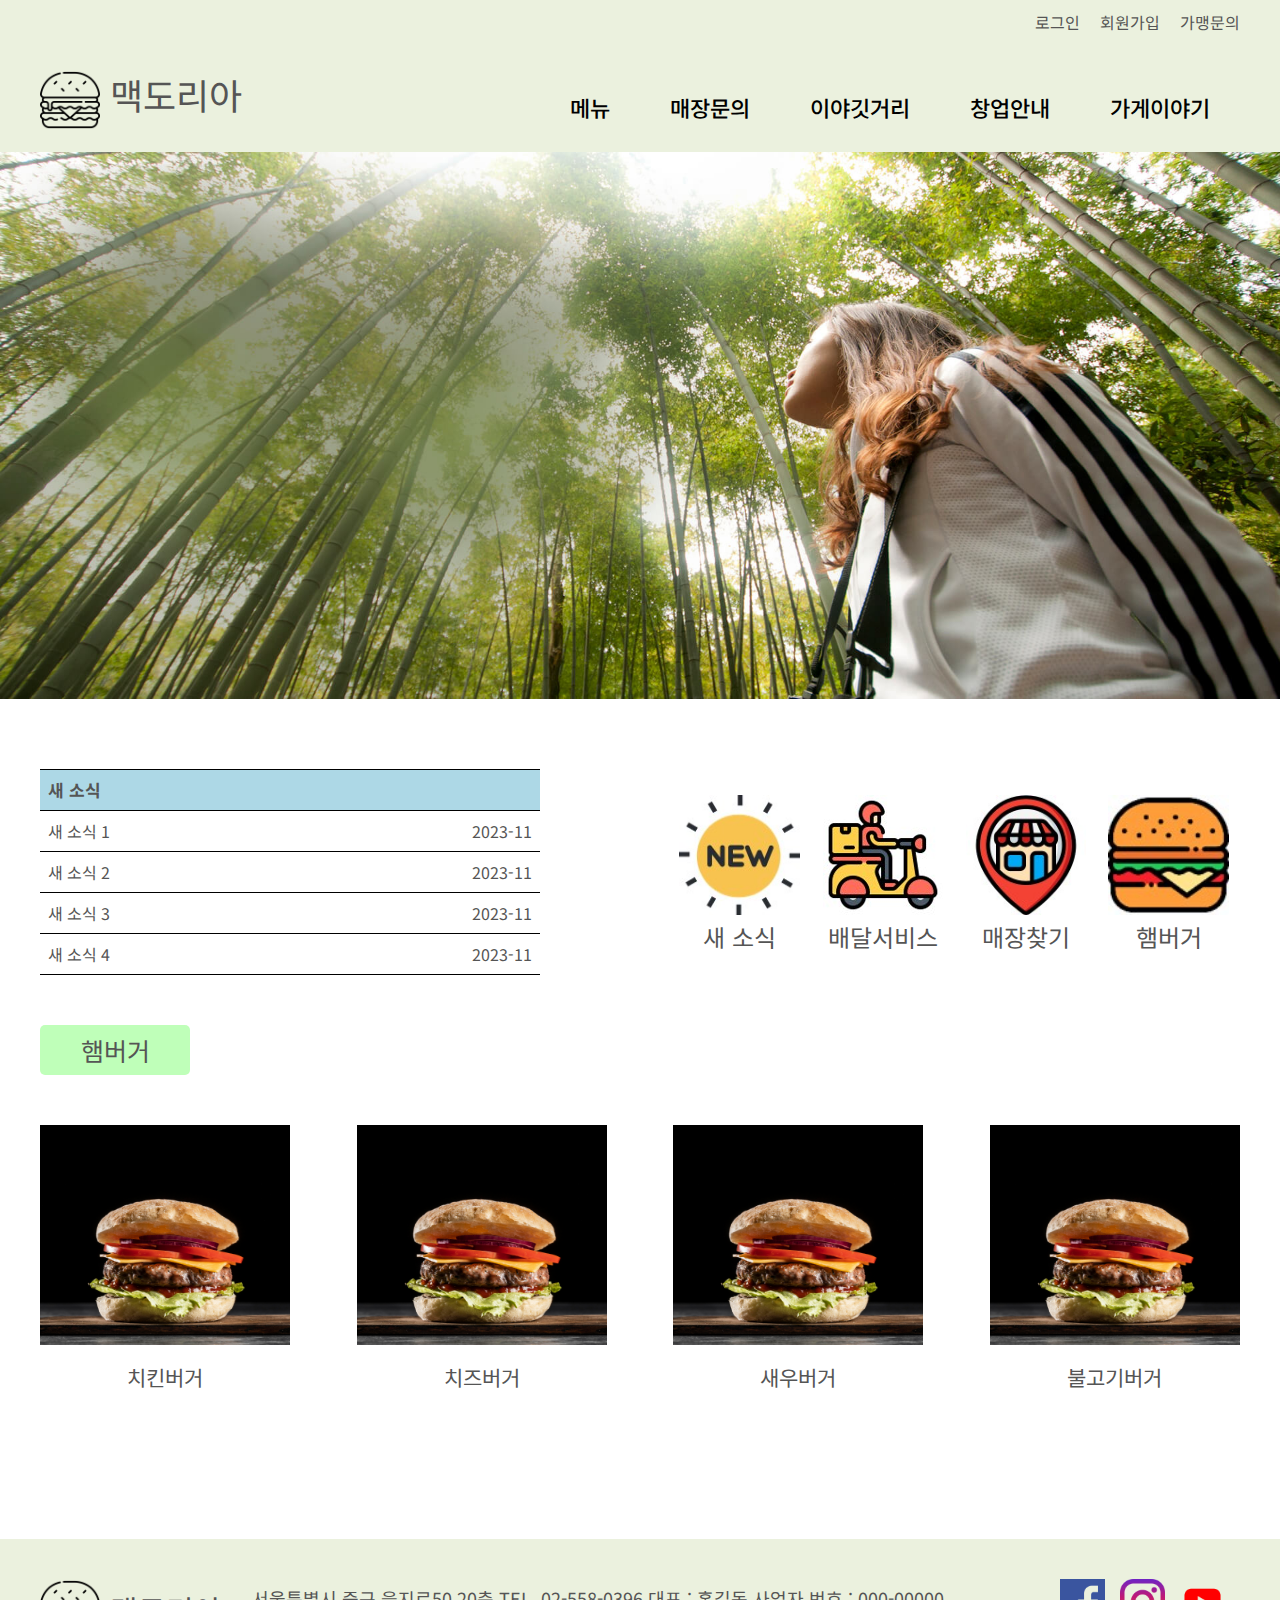
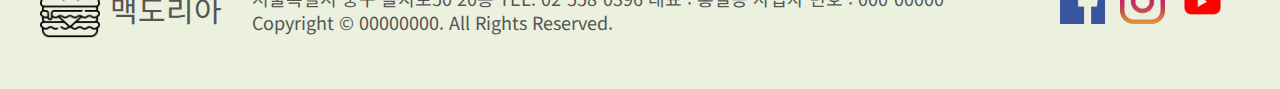
<file: index.html>
<!DOCTYPE html>
<html lang="ko">
<head>
    <meta charset="UTF-8">
    <meta name="viewport" content="width=device-width, initial-scale=1.0">
    <title>맥도리아</title>
    <link rel="stylesheet" href="css/styles.css">
    <link rel="stylesheet" href="css/reset.css">
</head>
<body>
    <div id="wrap">
        <header class="clearfix">
            <div id="header">
                <h1><a href="index.html"><img src="images/logo.png" alt="맥도리아">맥도리아</a></h1>
                <nav>
                    <div class="nav_bg"></div>

                    <ul class="gnb">
                        <li><a href="#">메뉴</a>
                            <ul class="sub">
                                <li><a href="menu.html">햄버거</a></li>
                                <li><a href="menu2.html">사이드</a></li>
                                <li><a href="menu3.html">디저트</a></li>
                            </ul>
                        </li>
                        <li><a href="#">매장문의</a>
                            <ul class="sub">
                                <li><a href="#">매장찾기</a></li>
                                <li><a href="#">배달서비스</a></li>
                            </ul>
                        </li>
                        <li><a href="#">이야깃거리</a>
                            <ul class="sub">
                                <li><a href="news.html">새 소식</a></li>
                                <li><a href="promotion.html">프로모션</a></li>
                            </ul>
                        </li>
                        <li><a href="#">창업안내</a>
                            <ul class="sub">
                                <li><a href="faq.html">가맹FAQ</a></li>
                            </ul>
                        </li>
                        <li><a href="#">가게이야기</a>
                            <ul class="sub">
                                <li><a href="brand.html">브랜드스토리</a></li>
                                <li><a href="timeline.html">연혁</a></li>
                            </ul>
                        </li>
                    </ul>
                </nav>

                <ul class="top_menu">
                    <li><a href="login.html">로그인</a></li>
                    <li><a href="sign_up.html">회원가입</a></li>
                    <li><a href="#">가맹문의</a></li>
                </ul>
            </div>
        </header>

        <section id="banner">
            <p class="img_text"></p>
            <img src="images/banner.jpg" alt="">
        </section>

        <section id="contents_wrap_1" class="clearfix">
            <a href="news.html">
            <table class="tb">
                    <tr>
                        <td class="highlight left-align">새 소식</td>
                        <td class="highlight right-align"></td>
                    </tr>
                    <tr>
                        <td>새 소식 1</td>
                        <td class="right-align">2023-11</td>
                    </tr>
                    <tr>
                        <td>새 소식 2</td>
                        <td class="right-align">2023-11</td>
                    </tr>
                    <tr>
                        <td>새 소식 3</td>
                        <td class="right-align">2023-11</td>
                    </tr>
                    <tr>
                        <td>새 소식 4</td>
                        <td class="right-align">2023-11</td>
                    </tr>
            </table>
            </a>

            <div id="contents">
                <div class="icon animated bounceInUp delay-02s wow">
                    <a href="menu.html"><img src="images/c1.jpg" alt="햄버거"></a>
                    <p class="icon_text">햄버거</p>
                </div>
                <div class="icon animated bounceInUp delay-04s wow">
                    <a href="#"><img src="images/c2.jpg" alt="매장찾기"></a>
                    <p class="icon_text">매장찾기</p>
                </div>
                <div class="icon animated bounceInUp delay-06s wow">
                    <a href="#"><img src="images/c3.jpg" alt="배달서비스"></a>
                    <p class="icon_text">배달서비스</p>
                </div>
                <div class="icon animated bounceInUp delay-08s wow">
                    <a href="news.html"><img src="images/c4.jpg" alt="새 소식"></a>
                    <p class="icon_text">새 소식</p>
                </div>
            </div>

            <div id="border_h"><p class="p_h">햄버거</p></div>

            <div class="m_ham">
                <div id="m_ham_img"><a href="menu.html"><img src="images/ham1.jpg" alt=""></a><p class="ham_text">치킨버거</p></div>
                <div id="m_ham_img"><a href="menu.html"><img src="images/ham1.jpg" alt=""></a><p class="ham_text">치즈버거</p></div>
                <div id="m_ham_img"><a href="menu.html"><img src="images/ham1.jpg" alt=""></a><p class="ham_text">새우버거</p></div>
                <div id="m_ham_img"><a href="menu.html"><img src="images/ham1.jpg" alt=""></a><p class="ham_text">불고기버거</p></div>
            </div>

        </section>






        <footer class="animated fadeInDown delay-02s wow">
            <div id="footer">
                <div class="f_logo"><img src="images/logo.png" alt="맥도리아">맥도리아</div>
                <div class="copy">
                    서울특별시 중구 을지로50 20층 TEL. 02-558-0396 
                    대표 : 홍길동 사업자 번호 : 000-00000<br>
                    Copyright © 00000000. All Rights Reserved.<br>
                </div>
                <div class="sns">
                    <div class="sns1"><a href="#"><img src="images/sns3.png" alt=""></a></div>
                    <div class="sns2"><a href="#"><img src="images/sns2.png" alt=""></a></div>
                    <div class="sns3"><a href="#"><img src="images/sns1.png" alt=""></a></div>
                </div>
            </div>
        </footer>
    </div>

    <script src="js/jquery.js"></script>
    <script src="js/script.js"></script>


    
    <script>
        $(window).scroll(function() {
            if ($(window).scrollTop() >= 100) {
                $('header').addClass('fixed-header');
            } else {
                $('header').removeClass('fixed-header');
            }
        });
    </script>




<!-- 메뉴탭 -->
<script>
    function openMenu(evt, menuName) {
      var i, tabcontent, tablinks;
      tabcontent = document.getElementsByClassName("tabcontent");
      for (i = 0; i < tabcontent.length; i++) {
        tabcontent[i].style.display = "none";
      }
      tablinks = document.getElementsByClassName("tablinks");
      for (i = 0; i < tablinks.length; i++) {
        tablinks[i].className = tablinks[i].className.replace(" active", "");
      }
      document.getElementById(menuName).style.display = "block";
      evt.currentTarget.className += " active";
    }
    document.getElementById("defaultOpen").click();
</script>



</body>
</html>
</file>
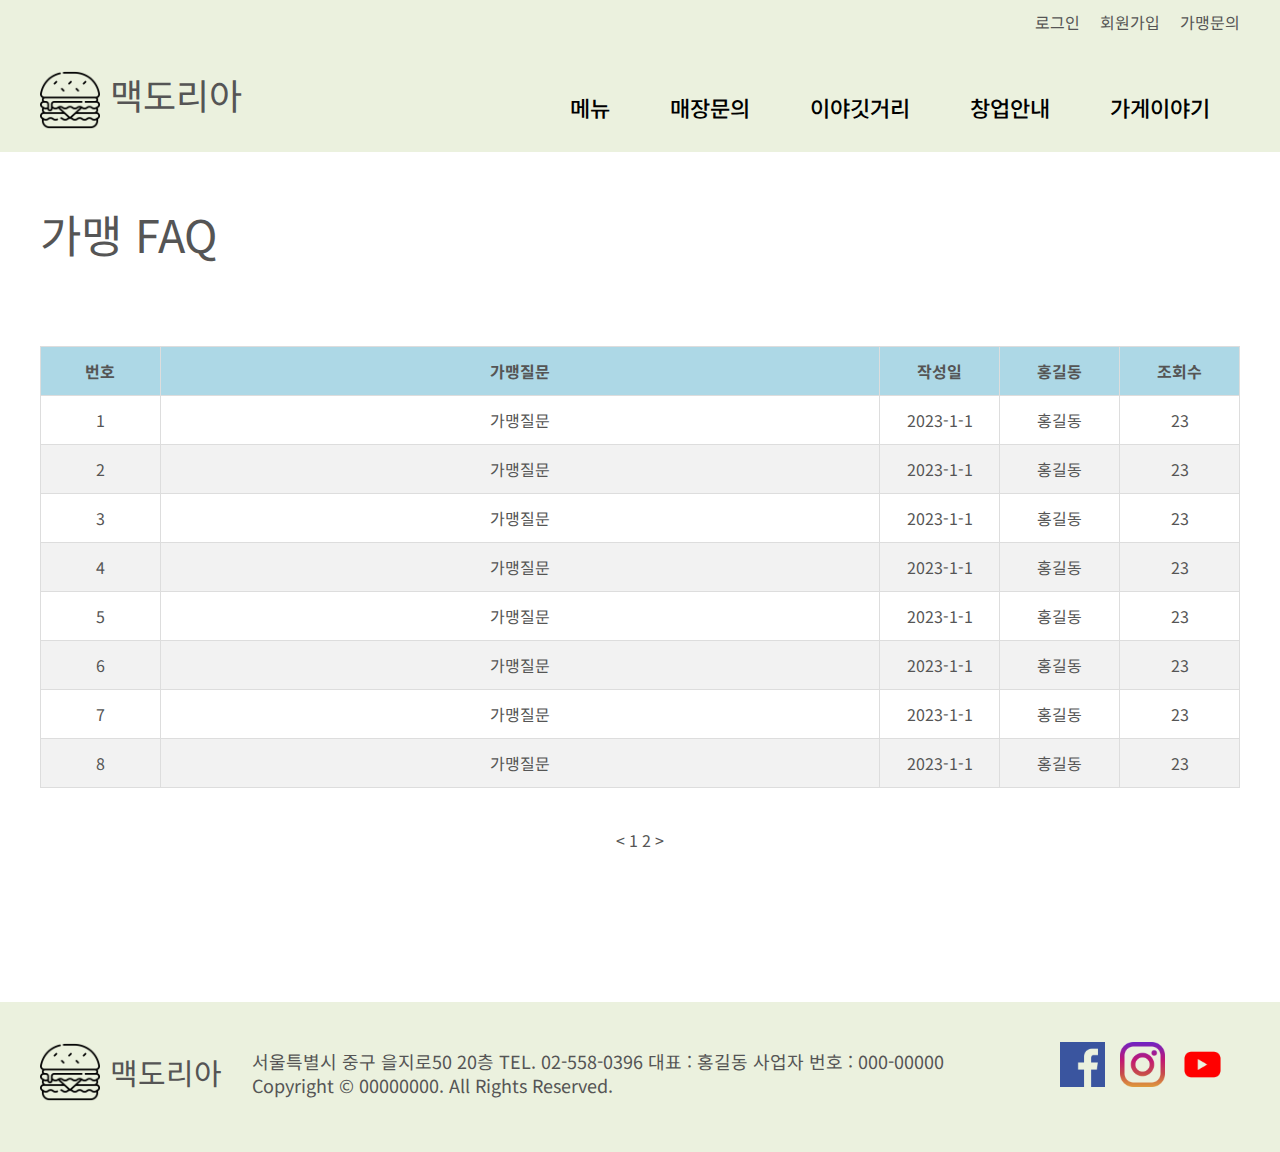
<file: faq.html>
<!DOCTYPE html>
<html lang="ko">
<head>
    <meta charset="UTF-8">
    <meta name="viewport" content="width=device-width, initial-scale=1.0">
    <title>맥도리아</title>
    <link rel="stylesheet" href="css/styles.css">
    <link rel="stylesheet" href="css/reset.css">
</head>
<body>
    <div id="wrap">
        <header class="clearfix">
            <div id="header">
                <h1><a href="index.html"><img src="images/logo.png" alt="맥도리아">맥도리아</a></h1>
                <nav>
                    <div class="nav_bg"></div>

                    <ul class="gnb">
                        <li><a href="#">메뉴</a>
                            <ul class="sub">
                                <li><a href="menu.html">햄버거</a></li>
                                <li><a href="menu2.html">사이드</a></li>
                                <li><a href="menu3.html">디저트</a></li>
                            </ul>
                        </li>
                        <li><a href="#">매장문의</a>
                            <ul class="sub">
                                <li><a href="#">매장찾기</a></li>
                                <li><a href="#">배달서비스</a></li>
                            </ul>
                        </li>
                        <li><a href="#">이야깃거리</a>
                            <ul class="sub">
                                <li><a href="news.html">새 소식</a></li>
                                <li><a href="promotion.html">프로모션</a></li>
                            </ul>
                        </li>
                        <li><a href="#">창업안내</a>
                            <ul class="sub">
                                <li><a href="faq.html">가맹FAQ</a></li>
                            </ul>
                        </li>
                        <li><a href="#">가게이야기</a>
                            <ul class="sub">
                                <li><a href="brand.html">브랜드스토리</a></li>
                                <li><a href="timeline.html">연혁</a></li>
                            </ul>
                        </li>
                    </ul>
                </nav>

                <ul class="top_menu">
                    <li><a href="login.html">로그인</a></li>
                    <li><a href="sign_up.html">회원가입</a></li>
                    <li><a href="#">가맹문의</a></li>
                </ul>
            </div>
        </header>

            <section id="contents_wrap_1" class="clearfix">
                <p class="ht2">가맹 FAQ</p>

                <a href="#"><table class="tb3">
                    <thead>
                        <tr>
                            <th class="narrow">번호</th>
                            <th class="wide">가맹질문</th>
                            <th class="narrow">작성일</th>
                            <th class="narrow">홍길동</th>
                            <th class="narrow">조회수</th>
                        </tr>
                    </thead>
                    <tbody>
                        <tr>
                            <td class="narrow">1</td>
                            <a href="#"><td class="wide">가맹질문</td></a>
                            <td class="narrow">2023-1-1</td>
                            <td class="narrow">홍길동</td>
                            <td class="narrow">23</td>
                        </tr>
                        <tr>
                            <td class="narrow">2</td>
                            <a href="#"><td class="wide">가맹질문</td></a>
                            <td class="narrow">2023-1-1</td>
                            <td class="narrow">홍길동</td>
                            <td class="narrow">23</td>
                        </tr>
                        <tr>
                            <td class="narrow">3</td>
                            <a href="#"><td class="wide">가맹질문</td></a>
                            <td class="narrow">2023-1-1</td>
                            <td class="narrow">홍길동</td>
                            <td class="narrow">23</td>
                        </tr>
                        <tr>
                            <td class="narrow">4</td>
                            <a href="#"><td class="wide">가맹질문</td></a>
                            <td class="narrow">2023-1-1</td>
                            <td class="narrow">홍길동</td>
                            <td class="narrow">23</td>
                        </tr>
                        <tr>
                            <td class="narrow">5</td>
                            <a href="#"><td class="wide">가맹질문</td></a>
                            <td class="narrow">2023-1-1</td>
                            <td class="narrow">홍길동</td>
                            <td class="narrow">23</td>
                        </tr>
                        <tr>
                            <td class="narrow">6</td>
                            <a href="#"><td class="wide">가맹질문</td></a>
                            <td class="narrow">2023-1-1</td>
                            <td class="narrow">홍길동</td>
                            <td class="narrow">23</td>
                        </tr>
                        <tr>
                            <td class="narrow">7</td>
                            <a href="#"><td class="wide">가맹질문</td></a>
                            <td class="narrow">2023-1-1</td>
                            <td class="narrow">홍길동</td>
                            <td class="narrow">23</td>
                        </tr>
                        <tr>
                            <td class="narrow">8</td>
                            <a href="#"><td class="wide">가맹질문</td></a>
                            <td class="narrow">2023-1-1</td>
                            <td class="narrow">홍길동</td>
                            <td class="narrow">23</td>
                        </tr>
                    </tbody>
                </table>
                </a>

                <p class="num">&lt;  1 2  &gt;</p>
                
                
                
            </section>


        <footer class="animated fadeInDown delay-02s wow">
            <div id="footer">
                <div class="f_logo"><img src="images/logo.png" alt="맥도리아">맥도리아</div>
                <div class="copy">
                    서울특별시 중구 을지로50 20층 TEL. 02-558-0396 
                    대표 : 홍길동 사업자 번호 : 000-00000<br>
                    Copyright © 00000000. All Rights Reserved.<br>
                </div>
                <div class="sns">
                    <div class="sns1"><a href="#"><img src="images/sns3.png" alt=""></a></div>
                    <div class="sns2"><a href="#"><img src="images/sns2.png" alt=""></a></div>
                    <div class="sns3"><a href="#"><img src="images/sns1.png" alt=""></a></div>
                </div>
            </div>
        </footer>
    </div>

    

    <script src="js/jquery.js"></script>
    <script src="js/script.js"></script>


    
    <script>
        $(window).scroll(function() {
            if ($(window).scrollTop() >= 100) {
                $('header').addClass('fixed-header');
            } else {
                $('header').removeClass('fixed-header');
            }
        });
    </script>




<!-- 메뉴탭 -->
<script>
    function openMenu(evt, menuName) {
      var i, tabcontent, tablinks;
      tabcontent = document.getElementsByClassName("tabcontent");
      for (i = 0; i < tabcontent.length; i++) {
        tabcontent[i].style.display = "none";
      }
      tablinks = document.getElementsByClassName("tablinks");
      for (i = 0; i < tablinks.length; i++) {
        tablinks[i].className = tablinks[i].className.replace(" active", "");
      }
      document.getElementById(menuName).style.display = "block";
      evt.currentTarget.className += " active";
    }
    document.getElementById("defaultOpen").click();
</script>



</body>
</html>
</file>
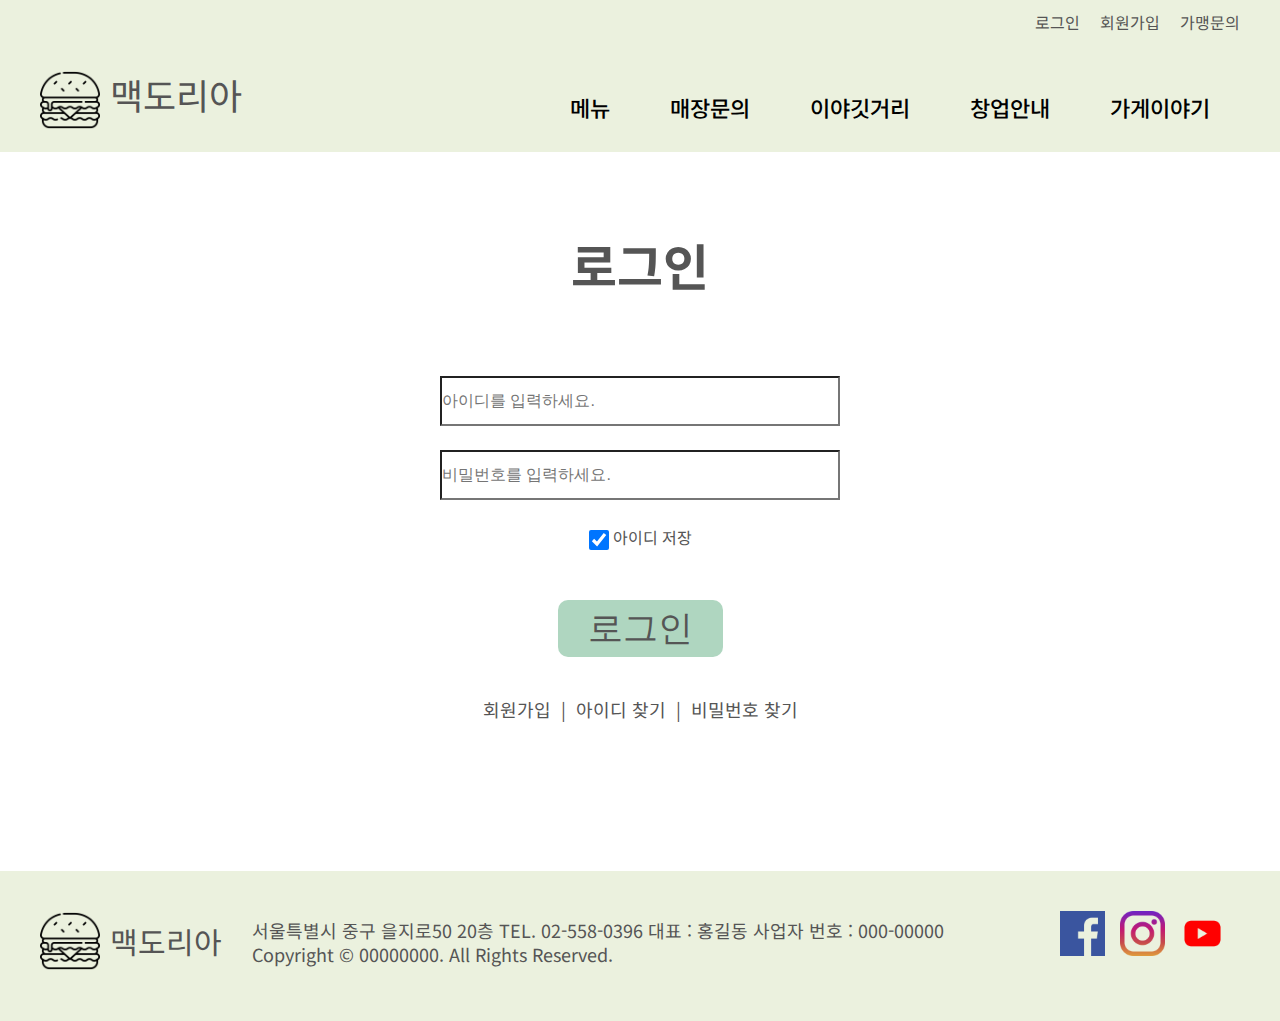
<file: login.html>
<!DOCTYPE html>
<html lang="ko">
<head>
    <meta charset="UTF-8">
    <meta name="viewport" content="width=device-width, initial-scale=1.0">
    <title>맥도리아</title>
    <link rel="stylesheet" href="css/styles.css">
    <link rel="stylesheet" href="css/reset.css">
</head>
<body>
    <div id="wrap">
        <header class="clearfix">
            <div id="header">
                <h1><a href="index.html"><img src="images/logo.png" alt="맥도리아">맥도리아</a></h1>
                <nav>
                    <div class="nav_bg"></div>

                    <ul class="gnb">
                        <li><a href="#">메뉴</a>
                            <ul class="sub">
                                <li><a href="menu.html">햄버거</a></li>
                                <li><a href="menu2.html">사이드</a></li>
                                <li><a href="menu3.html">디저트</a></li>
                            </ul>
                        </li>
                        <li><a href="#">매장문의</a>
                            <ul class="sub">
                                <li><a href="#">매장찾기</a></li>
                                <li><a href="#">배달서비스</a></li>
                            </ul>
                        </li>
                        <li><a href="#">이야깃거리</a>
                            <ul class="sub">
                                <li><a href="news.html">새 소식</a></li>
                                <li><a href="promotion.html">프로모션</a></li>
                            </ul>
                        </li>
                        <li><a href="#">창업안내</a>
                            <ul class="sub">
                                <li><a href="faq.html">가맹FAQ</a></li>
                            </ul>
                        </li>
                        <li><a href="#">가게이야기</a>
                            <ul class="sub">
                                <li><a href="brand.html">브랜드스토리</a></li>
                                <li><a href="timeline.html">연혁</a></li>
                            </ul>
                        </li>
                    </ul>
                </nav>

                <ul class="top_menu">
                    <li><a href="login.html">로그인</a></li>
                    <li><a href="sign_up.html">회원가입</a></li>
                    <li><a href="#">가맹문의</a></li>
                </ul>
            </div>
        </header>

            <section id="contents_wrap_1" class="clearfix">
                <p class="login">로그인</p>

                <div id="lo">
                    <form action="">
                        <input class="id" type="text" placeholder="아이디를 입력하세요."><br><br>
                        <input class="pw" type="password" placeholder="비밀번호를 입력하세요.">
                    </form>
                    <div class="lo_id">
                        <input type="checkbox" class="check" checked>&nbsp;<span>아이디 저장</span>
                    </div>
                    <a href="#"><button class="btn">로그인</button></a>
                    <!-- <ul class="lo2">
                        <li><a href="#">회원가입</a></li>
                        <li><a href="#">|</a></li>
                        <li><a href="#">아이디 찾기</a></li>
                        <li><a href="#">|</a></li>
                        <li><a href="#">비밀번호 찾기</a></li>
                    </ul> -->
                    <a href=""><p class="lo">회원가입&nbsp;&nbsp;|&nbsp;&nbsp;아이디 찾기&nbsp;&nbsp;|&nbsp;&nbsp;비밀번호 찾기</p></a>
                </div>
            </section>

            


        <footer class="animated fadeInDown delay-02s wow">
            <div id="footer">
                <div class="f_logo"><img src="images/logo.png" alt="맥도리아">맥도리아</div>
                <div class="copy">
                    서울특별시 중구 을지로50 20층 TEL. 02-558-0396 
                    대표 : 홍길동 사업자 번호 : 000-00000<br>
                    Copyright © 00000000. All Rights Reserved.<br>
                </div>
                <div class="sns">
                    <div class="sns1"><a href="#"><img src="images/sns3.png" alt=""></a></div>
                    <div class="sns2"><a href="#"><img src="images/sns2.png" alt=""></a></div>
                    <div class="sns3"><a href="#"><img src="images/sns1.png" alt=""></a></div>
                </div>
            </div>
        </footer>
    </div>

    

    <script src="js/jquery.js"></script>
    <script src="js/script.js"></script>


    
    <script>
        $(window).scroll(function() {
            if ($(window).scrollTop() >= 100) {
                $('header').addClass('fixed-header');
            } else {
                $('header').removeClass('fixed-header');
            }
        });
    </script>




<!-- 메뉴탭 -->
<script>
    function openMenu(evt, menuName) {
      var i, tabcontent, tablinks;
      tabcontent = document.getElementsByClassName("tabcontent");
      for (i = 0; i < tabcontent.length; i++) {
        tabcontent[i].style.display = "none";
      }
      tablinks = document.getElementsByClassName("tablinks");
      for (i = 0; i < tablinks.length; i++) {
        tablinks[i].className = tablinks[i].className.replace(" active", "");
      }
      document.getElementById(menuName).style.display = "block";
      evt.currentTarget.className += " active";
    }
    document.getElementById("defaultOpen").click();
</script>



</body>
</html>
</file>
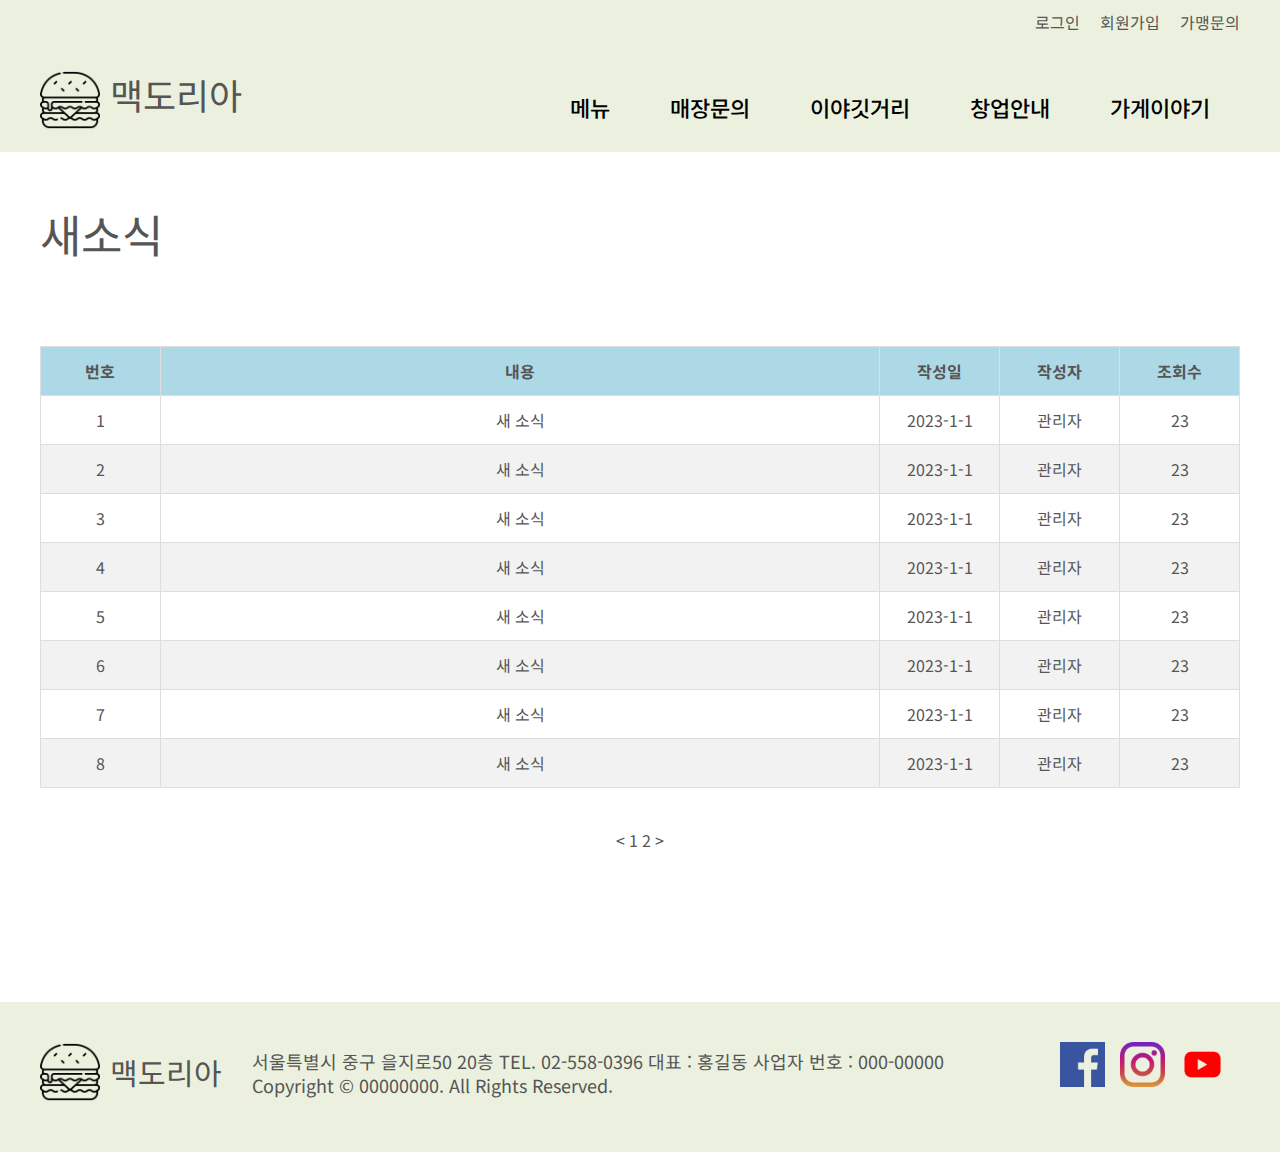
<file: news.html>
<!DOCTYPE html>
<html lang="ko">
<head>
    <meta charset="UTF-8">
    <meta name="viewport" content="width=device-width, initial-scale=1.0">
    <title>맥도리아</title>
    <link rel="stylesheet" href="css/styles.css">
    <link rel="stylesheet" href="css/reset.css">
</head>
<body>
    <div id="wrap">
        <header class="clearfix">
            <div id="header">
                <h1><a href="index.html"><img src="images/logo.png" alt="맥도리아">맥도리아</a></h1>
                <nav>
                    <div class="nav_bg"></div>

                    <ul class="gnb">
                        <li><a href="#">메뉴</a>
                            <ul class="sub">
                                <li><a href="menu.html">햄버거</a></li>
                                <li><a href="menu2.html">사이드</a></li>
                                <li><a href="menu3.html">디저트</a></li>
                            </ul>
                        </li>
                        <li><a href="#">매장문의</a>
                            <ul class="sub">
                                <li><a href="#">매장찾기</a></li>
                                <li><a href="#">배달서비스</a></li>
                            </ul>
                        </li>
                        <li><a href="#">이야깃거리</a>
                            <ul class="sub">
                                <li><a href="news.html">새 소식</a></li>
                                <li><a href="promotion.html">프로모션</a></li>
                            </ul>
                        </li>
                        <li><a href="#">창업안내</a>
                            <ul class="sub">
                                <li><a href="faq.html">가맹FAQ</a></li>
                            </ul>
                        </li>
                        <li><a href="#">가게이야기</a>
                            <ul class="sub">
                                <li><a href="brand.html">브랜드스토리</a></li>
                                <li><a href="timeline.html">연혁</a></li>
                            </ul>
                        </li>
                    </ul>
                </nav>

                <ul class="top_menu">
                    <li><a href="login.html">로그인</a></li>
                    <li><a href="sign_up.html">회원가입</a></li>
                    <li><a href="#">가맹문의</a></li>
                </ul>
            </div>
        </header>

            <section id="contents_wrap_1" class="clearfix">
                <p class="ht2">새소식</p>

                <a href="#"><table class="tb3">
                    <thead>
                        <tr>
                            <th class="narrow">번호</th>
                            <th class="wide">내용</th>
                            <th class="narrow">작성일</th>
                            <th class="narrow">작성자</th>
                            <th class="narrow">조회수</th>
                        </tr>
                    </thead>
                    <tbody>
                        <tr>
                            <td class="narrow">1</td>
                            <a href="#"><td class="wide">새 소식</td></a>
                            <td class="narrow">2023-1-1</td>
                            <td class="narrow">관리자</td>
                            <td class="narrow">23</td>
                        </tr>
                        <tr>
                            <td class="narrow">2</td>
                            <a href="#"><td class="wide">새 소식</td></a>
                            <td class="narrow">2023-1-1</td>
                            <td class="narrow">관리자</td>
                            <td class="narrow">23</td>
                        </tr>
                        <tr>
                            <td class="narrow">3</td>
                            <a href="#"><td class="wide">새 소식</td></a>
                            <td class="narrow">2023-1-1</td>
                            <td class="narrow">관리자</td>
                            <td class="narrow">23</td>
                        </tr>
                        <tr>
                            <td class="narrow">4</td>
                            <a href="#"><td class="wide">새 소식</td></a>
                            <td class="narrow">2023-1-1</td>
                            <td class="narrow">관리자</td>
                            <td class="narrow">23</td>
                        </tr>
                        <tr>
                            <td class="narrow">5</td>
                            <a href="#"><td class="wide">새 소식</td></a>
                            <td class="narrow">2023-1-1</td>
                            <td class="narrow">관리자</td>
                            <td class="narrow">23</td>
                        </tr>
                        <tr>
                            <td class="narrow">6</td>
                            <a href="#"><td class="wide">새 소식</td></a>
                            <td class="narrow">2023-1-1</td>
                            <td class="narrow">관리자</td>
                            <td class="narrow">23</td>
                        </tr>
                        <tr>
                            <td class="narrow">7</td>
                            <a href="#"><td class="wide">새 소식</td></a>
                            <td class="narrow">2023-1-1</td>
                            <td class="narrow">관리자</td>
                            <td class="narrow">23</td>
                        </tr>
                        <tr>
                            <td class="narrow">8</td>
                            <a href="#"><td class="wide">새 소식</td></a>
                            <td class="narrow">2023-1-1</td>
                            <td class="narrow">관리자</td>
                            <td class="narrow">23</td>
                        </tr>
                    </tbody>
                </table>
                 </a>

                <p class="num">&lt;  1 2  &gt;</p>
                
                
                
            </section>


        <footer class="animated fadeInDown delay-02s wow">
            <div id="footer">
                <div class="f_logo"><img src="images/logo.png" alt="맥도리아">맥도리아</div>
                <div class="copy">
                    서울특별시 중구 을지로50 20층 TEL. 02-558-0396 
                    대표 : 홍길동 사업자 번호 : 000-00000<br>
                    Copyright © 00000000. All Rights Reserved.<br>
                </div>
                <div class="sns">
                    <div class="sns1"><a href="#"><img src="images/sns3.png" alt=""></a></div>
                    <div class="sns2"><a href="#"><img src="images/sns2.png" alt=""></a></div>
                    <div class="sns3"><a href="#"><img src="images/sns1.png" alt=""></a></div>
                </div>
            </div>
        </footer>
    </div>

    

    <script src="js/jquery.js"></script>
    <script src="js/script.js"></script>


    
    <script>
        $(window).scroll(function() {
            if ($(window).scrollTop() >= 100) {
                $('header').addClass('fixed-header');
            } else {
                $('header').removeClass('fixed-header');
            }
        });
    </script>




<!-- 메뉴탭 -->
<script>
    function openMenu(evt, menuName) {
      var i, tabcontent, tablinks;
      tabcontent = document.getElementsByClassName("tabcontent");
      for (i = 0; i < tabcontent.length; i++) {
        tabcontent[i].style.display = "none";
      }
      tablinks = document.getElementsByClassName("tablinks");
      for (i = 0; i < tablinks.length; i++) {
        tablinks[i].className = tablinks[i].className.replace(" active", "");
      }
      document.getElementById(menuName).style.display = "block";
      evt.currentTarget.className += " active";
    }
    document.getElementById("defaultOpen").click();
</script>



</body>
</html>
</file>
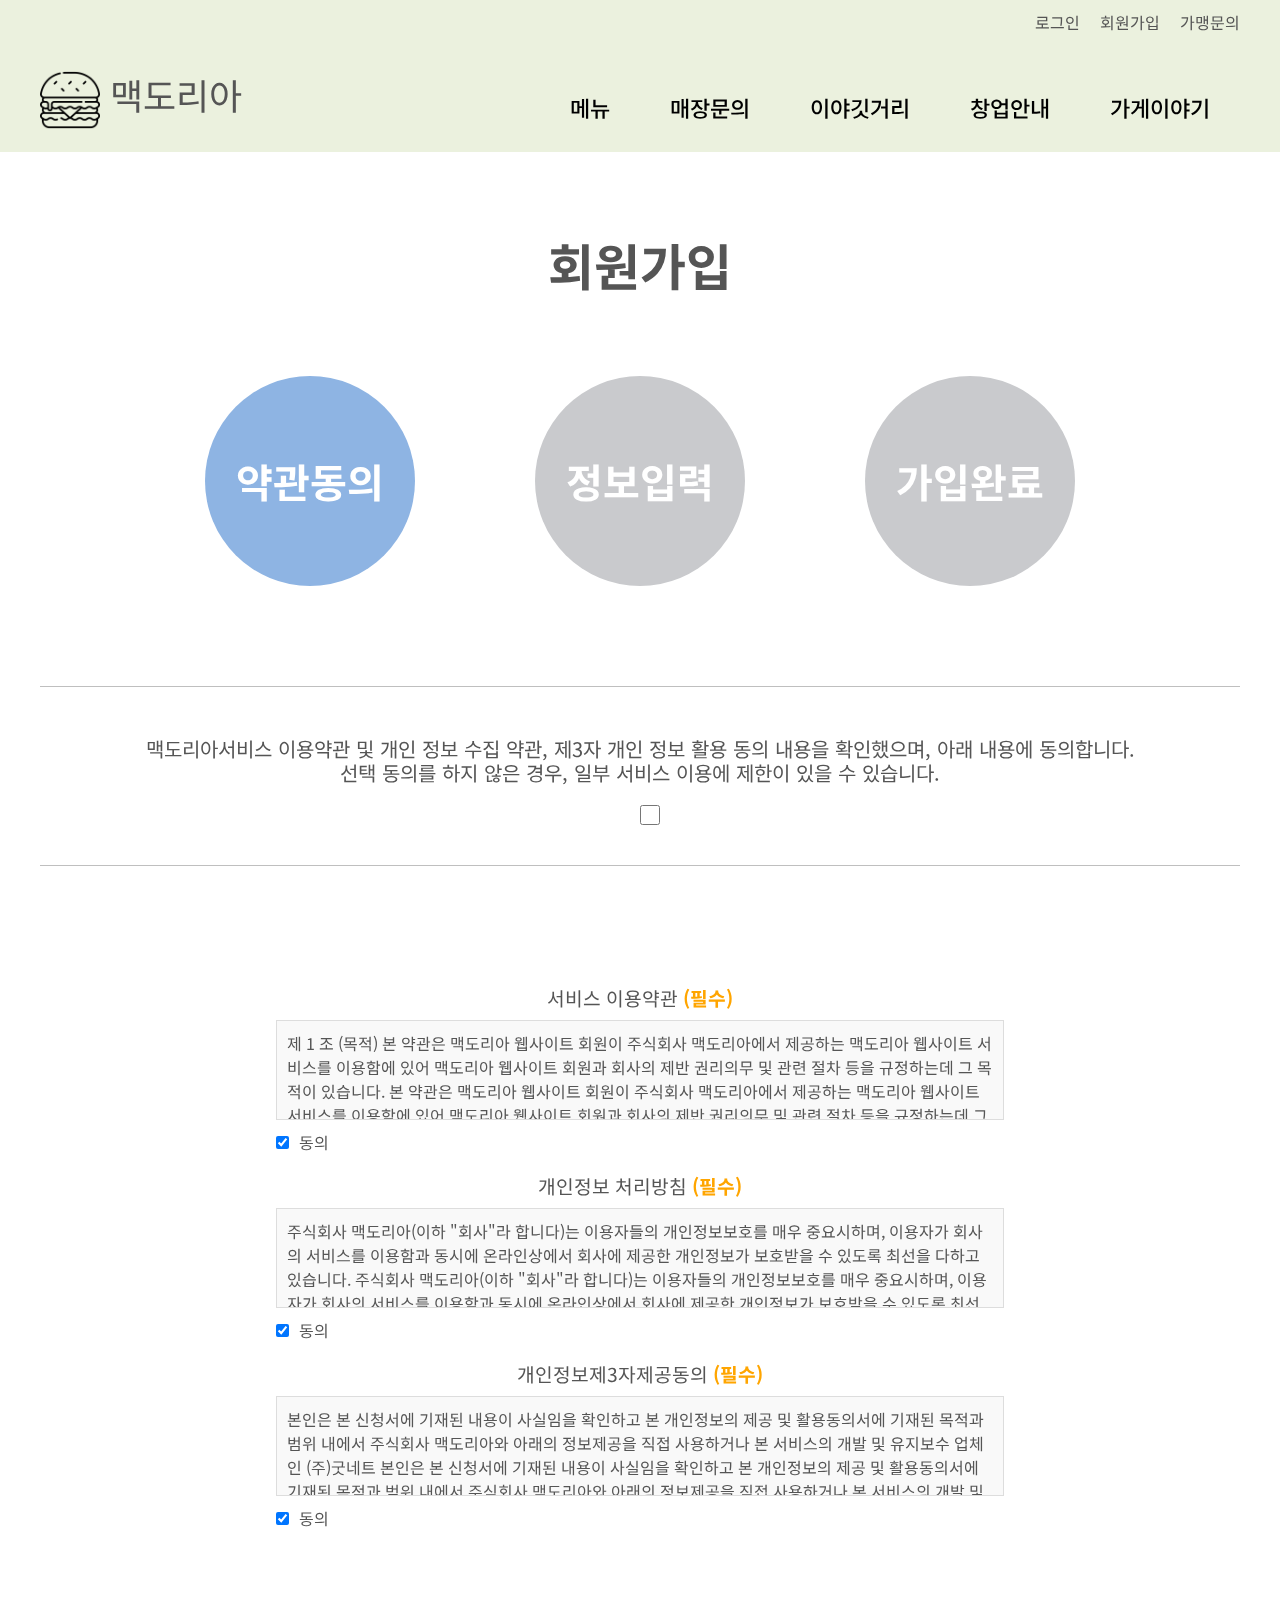
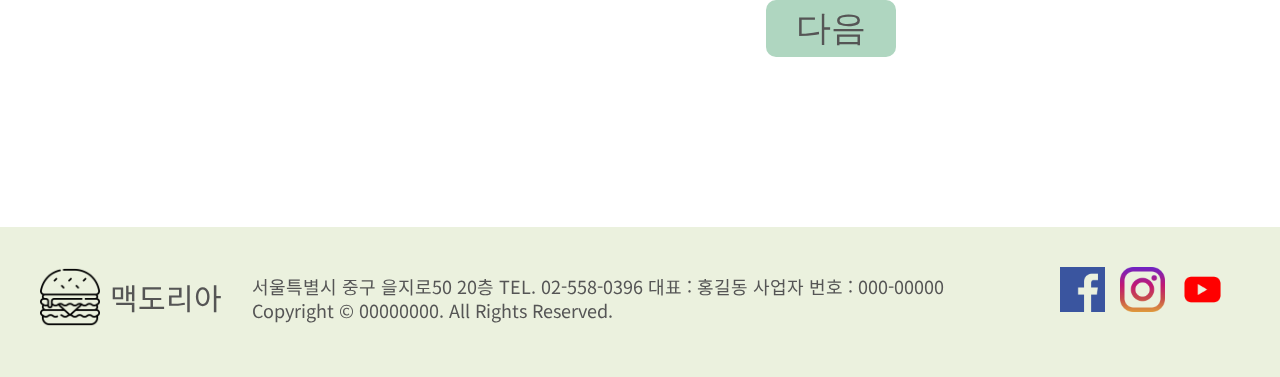
<file: sign_up.html>
<!DOCTYPE html>
<html lang="ko">
<head>
    <meta charset="UTF-8">
    <meta name="viewport" content="width=device-width, initial-scale=1.0">
    <title>맥도리아</title>
    <link rel="stylesheet" href="css/styles.css">
    <link rel="stylesheet" href="css/reset.css">
</head>
<body>
    <div id="wrap">
        <header class="clearfix">
            <div id="header">
                <h1><a href="index.html"><img src="images/logo.png" alt="맥도리아">맥도리아</a></h1>
                <nav>
                    <div class="nav_bg"></div>

                    <ul class="gnb">
                        <li><a href="#">메뉴</a>
                            <ul class="sub">
                                <li><a href="menu.html">햄버거</a></li>
                                <li><a href="menu2.html">사이드</a></li>
                                <li><a href="menu3.html">디저트</a></li>
                            </ul>
                        </li>
                        <li><a href="#">매장문의</a>
                            <ul class="sub">
                                <li><a href="#">매장찾기</a></li>
                                <li><a href="#">배달서비스</a></li>
                            </ul>
                        </li>
                        <li><a href="#">이야깃거리</a>
                            <ul class="sub">
                                <li><a href="news.html">새 소식</a></li>
                                <li><a href="promotion.html">프로모션</a></li>
                            </ul>
                        </li>
                        <li><a href="#">창업안내</a>
                            <ul class="sub">
                                <li><a href="faq.html">가맹FAQ</a></li>
                            </ul>
                        </li>
                        <li><a href="#">가게이야기</a>
                            <ul class="sub">
                                <li><a href="brand.html">브랜드스토리</a></li>
                                <li><a href="timeline.html">연혁</a></li>
                            </ul>
                        </li>
                    </ul>
                </nav>

                <ul class="top_menu">
                    <li><a href="login.html">로그인</a></li>
                    <li><a href="sign_up.html">회원가입</a></li>
                    <li><a href="#">가맹문의</a></li>
                </ul>
            </div>
        </header>

            <section id="contents_wrap_1" class="clearfix">
                <p class="login">회원가입</p>
                <div class="circleBox">
                    <div class="circle on">
                        <p>약관동의</p>
                    </div>
                    <div class="circle">
                        <p>정보입력</p>
                    </div>
                    <div class="circle">
                        <p>가입완료</p>
                    </div>
                </div>
                <div class="bd1"></div>
                <p class="a">맥도리아서비스 이용약관 및 개인 정보 수집 약관, 제3자 개인 정보 
                    활용 동의 내용을 확인했으며, 아래 내용에 동의합니다.<br>선택 동의를 
                    하지 않은 경우, 일부 서비스 이용에 제한이 있을 수 있습니다.
                </p>
                <input type="checkbox" class="check1">
                <div class="bd2"></div>
                <!-- <h1 class="b">서비스 이용약관<span> (필수)</span></h1> -->
            </section>

            <div class="container">
                <div class="section">
                    <h2>서비스 이용약관 <span class="required">(필수)</span></h2>
                    <p>제 1 조 (목적)
                        본 약관은 맥도리아 웹사이트 회원이 주식회사 맥도리아에서 제공하는 맥도리아 웹사이트 서비스를 이용함에 있어 맥도리아 웹사이트 회원과 회사의 제반 권리의무 및 관련 절차 등을 규정하는데 그 목적이 있습니다.
                        본 약관은 맥도리아 웹사이트 회원이 주식회사 맥도리아에서 제공하는 맥도리아 웹사이트 서비스를 이용함에 있어 맥도리아 웹사이트 회원과 회사의 제반 권리의무 및 관련 절차 등을 규정하는데 그 목적이 있습니다.
                        본 약관은 맥도리아 웹사이트 회원이 주식회사 맥도리아에서 제공하는 맥도리아 웹사이트 서비스를 이용함에 있어 맥도리아 웹사이트 회원과 회사의 제반 권리의무 및 관련 절차 등을 규정하는데 그 목적이 있습니다.
                        본 약관은 맥도리아 웹사이트 회원이 주식회사 맥도리아에서 제공하는 맥도리아 웹사이트 서비스를 이용함에 있어 맥도리아 웹사이트 회원과 회사의 제반 권리의무 및 관련 절차 등을 규정하는데 그 목적이 있습니다.
                    </p>
                    <div class="checkbox">
                        <input type="checkbox" id="agreement1" checked>
                        <label for="agreement1">동의</label>
                    </div>
                </div>
        
                <div class="section">
                    <h2>개인정보 처리방침 <span class="required">(필수)</span></h2>
                    <p>
                        주식회사 맥도리아(이하 "회사"라 합니다)는 이용자들의 개인정보보호를 매우 중요시하며, 이용자가 회사의 서비스를 이용함과 동시에 온라인상에서 회사에 제공한 개인정보가 보호받을 수 있도록 최선을 다하고 있습니다.
                        주식회사 맥도리아(이하 "회사"라 합니다)는 이용자들의 개인정보보호를 매우 중요시하며, 이용자가 회사의 서비스를 이용함과 동시에 온라인상에서 회사에 제공한 개인정보가 보호받을 수 있도록 최선을 다하고 있습니다.
                        주식회사 맥도리아(이하 "회사"라 합니다)는 이용자들의 개인정보보호를 매우 중요시하며, 이용자가 회사의 서비스를 이용함과 동시에 온라인상에서 회사에 제공한 개인정보가 보호받을 수 있도록 최선을 다하고 있습니다.
                        주식회사 맥도리아(이하 "회사"라 합니다)는 이용자들의 개인정보보호를 매우 중요시하며, 이용자가 회사의 서비스를 이용함과 동시에 온라인상에서 회사에 제공한 개인정보가 보호받을 수 있도록 최선을 다하고 있습니다.
                    </p>
                    <div class="checkbox">
                        <input type="checkbox" id="agreement2" checked>
                        <label for="agreement2">동의</label>
                    </div>
                </div>
        
                <div class="section">
                    <h2>개인정보제3자제공동의 <span class="required">(필수)</span></h2>
                    <p>
                        본인은 본 신청서에 기재된 내용이 사실임을 확인하고 본 개인정보의 제공 및 활용동의서에 기재된 목적과 범위 내에서 주식회사 맥도리아와 아래의 정보제공을 직접 사용하거나 본 서비스의 개발 및 유지보수 업체인 (주)굿네트
                        본인은 본 신청서에 기재된 내용이 사실임을 확인하고 본 개인정보의 제공 및 활용동의서에 기재된 목적과 범위 내에서 주식회사 맥도리아와 아래의 정보제공을 직접 사용하거나 본 서비스의 개발 및 유지보수 업체인 (주)굿네트
                        본인은 본 신청서에 기재된 내용이 사실임을 확인하고 본 개인정보의 제공 및 활용동의서에 기재된 목적과 범위 내에서 주식회사 맥도리아와 아래의 정보제공을 직접 사용하거나 본 서비스의 개발 및 유지보수 업체인 (주)굿네트
                        본인은 본 신청서에 기재된 내용이 사실임을 확인하고 본 개인정보의 제공 및 활용동의서에 기재된 목적과 범위 내에서 주식회사 맥도리아와 아래의 정보제공을 직접 사용하거나 본 서비스의 개발 및 유지보수 업체인 (주)굿네트
                    </p>
                    <div class="checkbox">
                        <input type="checkbox" id="agreement3" checked>
                        <label for="agreement3">동의</label>
                    </div>
                </div>
        
                <a href="sign_up2.html"><button class="btn1">다음</button></a>
            </div>


        <footer class="animated fadeInDown delay-02s wow">
            <div id="footer">
                <div class="f_logo"><img src="images/logo.png" alt="맥도리아">맥도리아</div>
                <div class="copy">
                    서울특별시 중구 을지로50 20층 TEL. 02-558-0396 
                    대표 : 홍길동 사업자 번호 : 000-00000<br>
                    Copyright © 00000000. All Rights Reserved.<br>
                </div>
                <div class="sns">
                    <div class="sns1"><a href="#"><img src="images/sns3.png" alt=""></a></div>
                    <div class="sns2"><a href="#"><img src="images/sns2.png" alt=""></a></div>
                    <div class="sns3"><a href="#"><img src="images/sns1.png" alt=""></a></div>
                </div>
            </div>
        </footer>
    </div>

    

    <script src="js/jquery.js"></script>
    <script src="js/script.js"></script>


    
    <script>
        $(window).scroll(function() {
            if ($(window).scrollTop() >= 100) {
                $('header').addClass('fixed-header');
            } else {
                $('header').removeClass('fixed-header');
            }
        });
    </script>




<!-- 메뉴탭 -->
<script>
    function openMenu(evt, menuName) {
      var i, tabcontent, tablinks;
      tabcontent = document.getElementsByClassName("tabcontent");
      for (i = 0; i < tabcontent.length; i++) {
        tabcontent[i].style.display = "none";
      }
      tablinks = document.getElementsByClassName("tablinks");
      for (i = 0; i < tablinks.length; i++) {
        tablinks[i].className = tablinks[i].className.replace(" active", "");
      }
      document.getElementById(menuName).style.display = "block";
      evt.currentTarget.className += " active";
    }
    document.getElementById("defaultOpen").click();
</script>



</body>
</html>
</file>
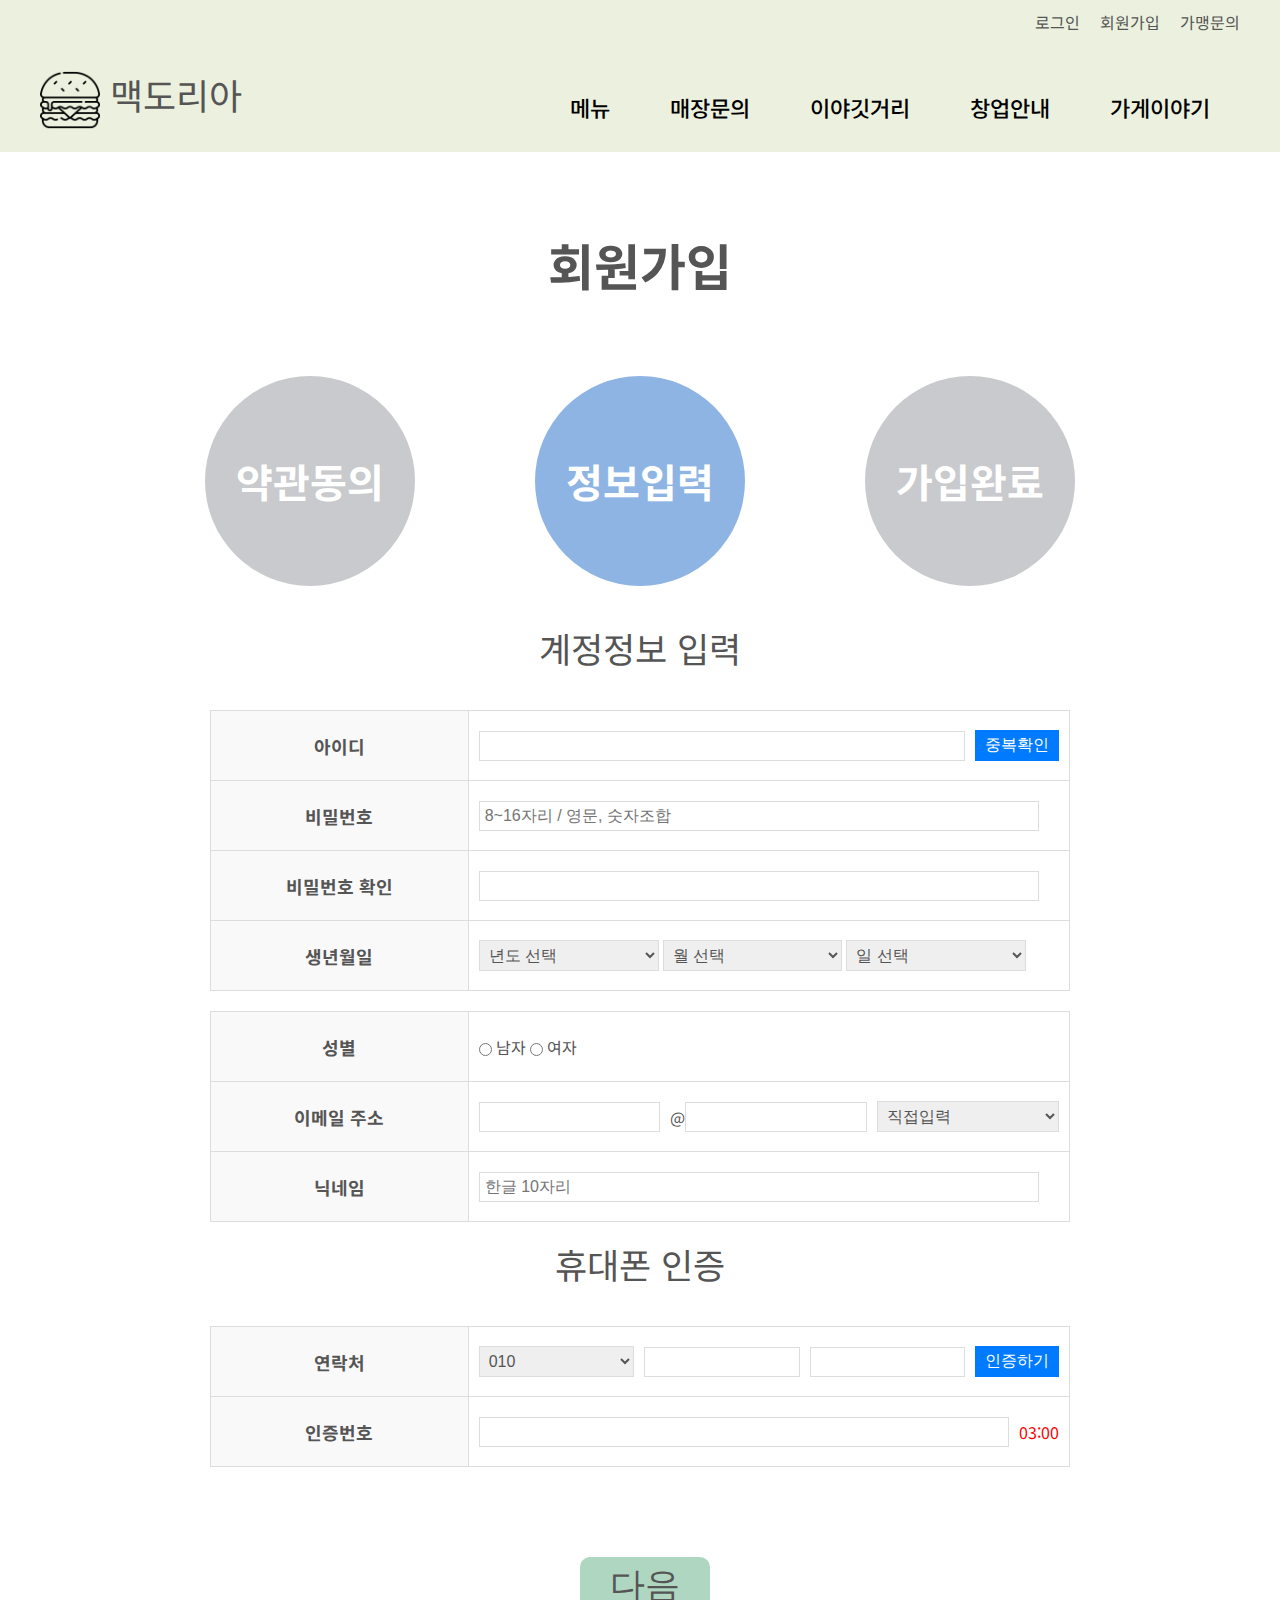
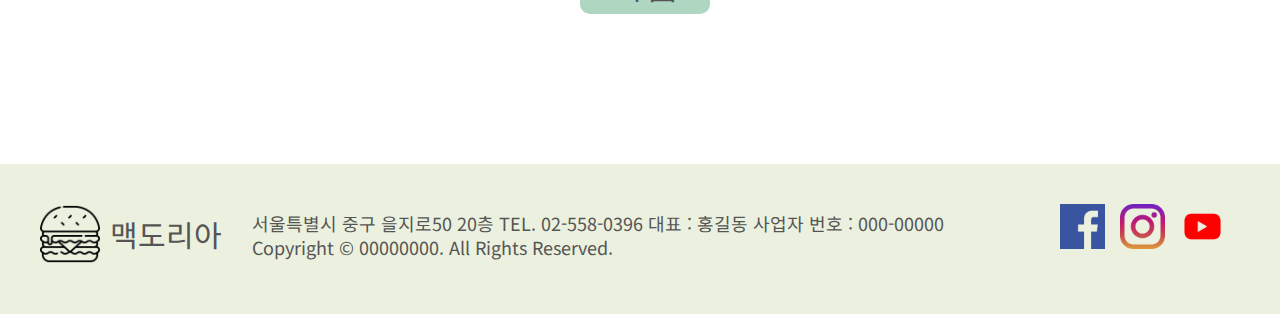
<file: sign_up2.html>
<!DOCTYPE html>
<html lang="ko">
<head>
    <meta charset="UTF-8">
    <meta name="viewport" content="width=device-width, initial-scale=1.0">
    <title>맥도리아</title>
    <link rel="stylesheet" href="css/styles.css">
    <link rel="stylesheet" href="css/reset.css">
</head>
<body>
    <div id="wrap">
        <header class="clearfix">
            <div id="header">
                <h1><a href="index.html"><img src="images/logo.png" alt="맥도리아">맥도리아</a></h1>
                <nav>
                    <div class="nav_bg"></div>

                    <ul class="gnb">
                        <li><a href="#">메뉴</a>
                            <ul class="sub">
                                <li><a href="menu.html">햄버거</a></li>
                                <li><a href="menu2.html">사이드</a></li>
                                <li><a href="menu3.html">디저트</a></li>
                            </ul>
                        </li>
                        <li><a href="#">매장문의</a>
                            <ul class="sub">
                                <li><a href="#">매장찾기</a></li>
                                <li><a href="#">배달서비스</a></li>
                            </ul>
                        </li>
                        <li><a href="#">이야깃거리</a>
                            <ul class="sub">
                                <li><a href="news.html">새 소식</a></li>
                                <li><a href="promotion.html">프로모션</a></li>
                            </ul>
                        </li>
                        <li><a href="#">창업안내</a>
                            <ul class="sub">
                                <li><a href="faq.html">가맹FAQ</a></li>
                            </ul>
                        </li>
                        <li><a href="#">가게이야기</a>
                            <ul class="sub">
                                <li><a href="brand.html">브랜드스토리</a></li>
                                <li><a href="timeline.html">연혁</a></li>
                            </ul>
                        </li>
                    </ul>
                </nav>

                <ul class="top_menu">
                    <li><a href="login.html">로그인</a></li>
                    <li><a href="sign_up.html">회원가입</a></li>
                    <li><a href="#">가맹문의</a></li>
                </ul>
            </div>
        </header>

            <section id="contents_wrap_1" class="clearfix">
                <p class="login">회원가입</p>
                <div class="circleBox">
                    <div class="circle">
                        <p>약관동의</p>
                    </div>
                    <div class="circle on">
                        <p>정보입력</p>
                    </div>
                    <div class="circle">
                        <p>가입완료</p>
                    </div>
                </div>

                <div class="container1">
                    <div class="ac"><h2>계정정보 입력</h2></div>
                    <table class="tb2">
                        <tr>
                            <th>아이디</th>
                            <td>
                                <div class="flex-container">
                                    <input type="text" name="userid">
                                    <div class="button">
                                        <input type="button" value="중복확인">
                                    </div>
                                </div>
                            </td>
                        </tr>
                        <tr>
                            <th>비밀번호</th>
                            <td><input type="password" name="password" placeholder="8~16자리 / 영문, 숫자조합"></td>
                        </tr>
                        <tr>
                            <th>비밀번호 확인</th>
                            <td><input type="password" name="confirm_password"></td>
                        </tr>
                        <tr>
                            <th>생년월일</th>
                            <td>
                                <select name="birth_year">
                                    <option value="">년도 선택</option>
                                    <!-- 년도 옵션 추가 -->
                                    <script>
                                        let year = new Date().getFullYear();
                                        for (let i = year; i >= 1900; i--) {
                                            document.write('<option value="' + i + '">' + i + '</option>');
                                        }
                                    </script>
                                </select>
                                <select name="birth_month">
                                    <option value="">월 선택</option>
                                    <!-- 월 옵션 추가 -->
                                    <script>
                                        for (let i = 1; i <= 12; i++) {
                                            document.write('<option value="' + i + '">' + i + '</option>');
                                        }
                                    </script>
                                </select>
                                <select name="birth_day">
                                    <option value="">일 선택</option>
                                    <!-- 일 옵션 추가 -->
                                    <script>
                                        for (let i = 1; i <= 31; i++) {
                                            document.write('<option value="' + i + '">' + i + '</option>');
                                        }
                                    </script>
                                </select>
                            </td>
                        </tr>
                    </table>

                        <table class="tb2">
                            <tr>
                                <th>성별</th>
                                <td>
                                    <input type="radio" name="gender" value="male"> 남자
                                    <input type="radio" name="gender" value="female"> 여자
                                </td>
                            </tr>
                            <tr>
                                <th>이메일 주소</th>
                                <td>
                                    <div class="flex-container">
                                        <input type="email" name="email" placeholder="">
                                        <span>@</span>
                                        <input type="text" name="email_domain">
                                        <select name="email_select">
                                            <option value="직접입력">직접입력</option>
                                            <!-- 이메일 도메인 옵션 추가 -->
                                            <option value="gmail.com">gmail.com</option>
                                            <option value="naver.com">naver.com</option>
                                            <option value="daum.net">daum.net</option>
                                        </select>
                                    </div>
                                </td>
                            </tr>
                            <tr>
                                <th>닉네임</th>
                                <td><input type="text" name="nickname" placeholder="한글 10자리"></td>
                            </tr>
                        </table>
                
                        <div class="ac"><h2>휴대폰 인증</h2></div>
                        <table class="tb2">
                            <tr>
                                <th>연락처</th>
                                <td>
                                    <div class="flex-container">
                                        <select name="phone_prefix">
                                            <option value="010">010</option>
                                            <!-- 추가 번호 옵션 -->
                                        </select>
                                        <input type="text" name="phone_middle">
                                        <input type="text" name="phone_last">
                                        <input type="button" value="인증하기">
                                    </div>
                                </td>
                            </tr>
                            <tr>
                                <th>인증번호</th>
                                <td>
                                    <div class="flex-container">
                                        <input type="text" name="auth_number">
                                        <span style="color: red;">03:00</span>
                                    </div>
                                </td>
                            </tr>
                        </table>
                    </div>

                    <a href="sign_up3.html"><button class="btn2">다음</button></a>
                </section>
                </div>
                

        <footer class="animated fadeInDown delay-02s wow">
            <div id="footer">
                <div class="f_logo"><img src="images/logo.png" alt="맥도리아">맥도리아</div>
                <div class="copy">
                    서울특별시 중구 을지로50 20층 TEL. 02-558-0396 
                    대표 : 홍길동 사업자 번호 : 000-00000<br>
                    Copyright © 00000000. All Rights Reserved.<br>
                </div>
                <div class="sns">
                    <div class="sns1"><a href="#"><img src="images/sns3.png" alt=""></a></div>
                    <div class="sns2"><a href="#"><img src="images/sns2.png" alt=""></a></div>
                    <div class="sns3"><a href="#"><img src="images/sns1.png" alt=""></a></div>
                </div>
            </div>
        </footer>
    </div>

    

    <script src="js/jquery.js"></script>
    <script src="js/script.js"></script>


    
    <script>
        $(window).scroll(function() {
            if ($(window).scrollTop() >= 100) {
                $('header').addClass('fixed-header');
            } else {
                $('header').removeClass('fixed-header');
            }
        });
    </script>




<!-- 메뉴탭 -->
<script>
    function openMenu(evt, menuName) {
      var i, tabcontent, tablinks;
      tabcontent = document.getElementsByClassName("tabcontent");
      for (i = 0; i < tabcontent.length; i++) {
        tabcontent[i].style.display = "none";
      }
      tablinks = document.getElementsByClassName("tablinks");
      for (i = 0; i < tablinks.length; i++) {
        tablinks[i].className = tablinks[i].className.replace(" active", "");
      }
      document.getElementById(menuName).style.display = "block";
      evt.currentTarget.className += " active";
    }
    document.getElementById("defaultOpen").click();
</script>



</body>
</html>
</file>
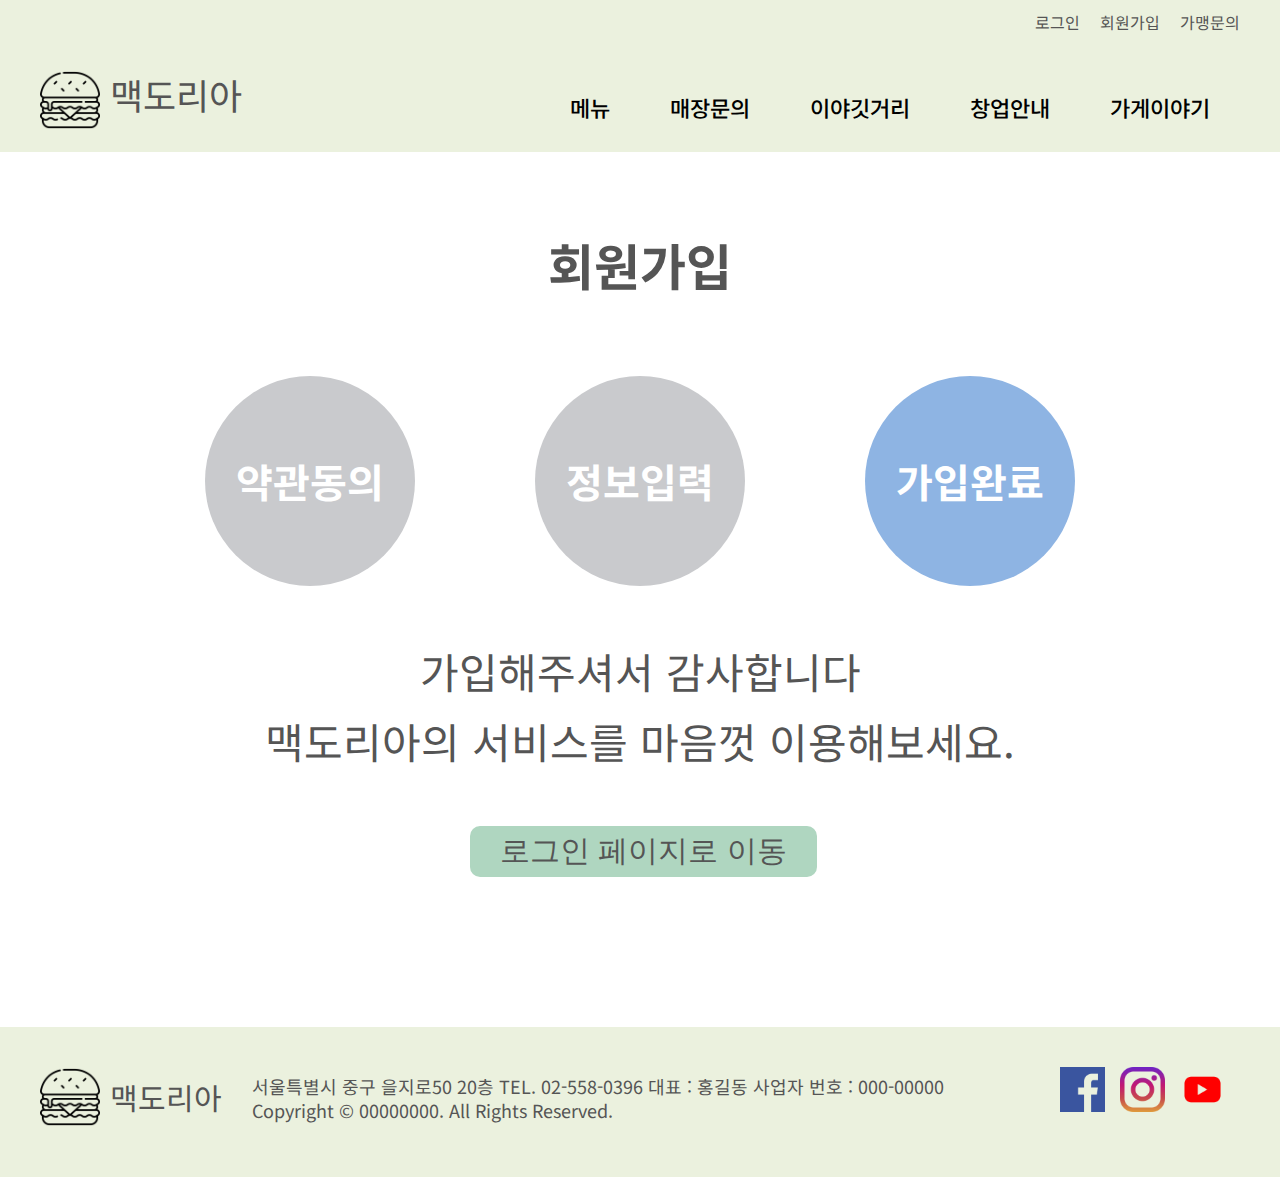
<file: sign_up3.html>
<!DOCTYPE html>
<html lang="ko">
<head>
    <meta charset="UTF-8">
    <meta name="viewport" content="width=device-width, initial-scale=1.0">
    <title>맥도리아</title>
    <link rel="stylesheet" href="css/styles.css">
    <link rel="stylesheet" href="css/reset.css">
</head>
<body>
    <div id="wrap">
        <header class="clearfix">
            <div id="header">
                <h1><a href="index.html"><img src="images/logo.png" alt="맥도리아">맥도리아</a></h1>
                <nav>
                    <div class="nav_bg"></div>

                    <ul class="gnb">
                        <li><a href="#">메뉴</a>
                            <ul class="sub">
                                <li><a href="menu.html">햄버거</a></li>
                                <li><a href="menu2.html">사이드</a></li>
                                <li><a href="menu3.html">디저트</a></li>
                            </ul>
                        </li>
                        <li><a href="#">매장문의</a>
                            <ul class="sub">
                                <li><a href="#">매장찾기</a></li>
                                <li><a href="#">배달서비스</a></li>
                            </ul>
                        </li>
                        <li><a href="#">이야깃거리</a>
                            <ul class="sub">
                                <li><a href="news.html">새 소식</a></li>
                                <li><a href="promotion.html">프로모션</a></li>
                            </ul>
                        </li>
                        <li><a href="#">창업안내</a>
                            <ul class="sub">
                                <li><a href="faq.html">가맹FAQ</a></li>
                            </ul>
                        </li>
                        <li><a href="#">가게이야기</a>
                            <ul class="sub">
                                <li><a href="brand.html">브랜드스토리</a></li>
                                <li><a href="timeline.html">연혁</a></li>
                            </ul>
                        </li>
                    </ul>
                </nav>

                <ul class="top_menu">
                    <li><a href="login.html">로그인</a></li>
                    <li><a href="sign_up.html">회원가입</a></li>
                    <li><a href="#">가맹문의</a></li>
                </ul>
            </div>
        </header>

            <section id="contents_wrap_1" class="clearfix">
                <p class="login">회원가입</p>
                <div class="circleBox">
                    <div class="circle">
                        <p>약관동의</p>
                    </div>
                    <div class="circle">
                        <p>정보입력</p>
                    </div>
                    <div class="circle on">
                        <p>가입완료</p>
                    </div>
                </div>
                
                <p class="thx">가입해주셔서 감사합니다<br>맥도리아의 서비스를 마음껏 이용해보세요.</p>
                <a href="login.html"><button class="btn3">로그인 페이지로 이동</button></a>
            </section>


        <footer class="animated fadeInDown delay-02s wow">
            <div id="footer">
                <div class="f_logo"><img src="images/logo.png" alt="맥도리아">맥도리아</div>
                <div class="copy">
                    서울특별시 중구 을지로50 20층 TEL. 02-558-0396 
                    대표 : 홍길동 사업자 번호 : 000-00000<br>
                    Copyright © 00000000. All Rights Reserved.<br>
                </div>
                <div class="sns">
                    <div class="sns1"><a href="#"><img src="images/sns3.png" alt=""></a></div>
                    <div class="sns2"><a href="#"><img src="images/sns2.png" alt=""></a></div>
                    <div class="sns3"><a href="#"><img src="images/sns1.png" alt=""></a></div>
                </div>
            </div>
        </footer>
    </div>

    

    <script src="js/jquery.js"></script>
    <script src="js/script.js"></script>


    
    <script>
        $(window).scroll(function() {
            if ($(window).scrollTop() >= 100) {
                $('header').addClass('fixed-header');
            } else {
                $('header').removeClass('fixed-header');
            }
        });
    </script>




<!-- 메뉴탭 -->
<script>
    function openMenu(evt, menuName) {
      var i, tabcontent, tablinks;
      tabcontent = document.getElementsByClassName("tabcontent");
      for (i = 0; i < tabcontent.length; i++) {
        tabcontent[i].style.display = "none";
      }
      tablinks = document.getElementsByClassName("tablinks");
      for (i = 0; i < tablinks.length; i++) {
        tablinks[i].className = tablinks[i].className.replace(" active", "");
      }
      document.getElementById(menuName).style.display = "block";
      evt.currentTarget.className += " active";
    }
    document.getElementById("defaultOpen").click();
</script>



</body>
</html>
</file>
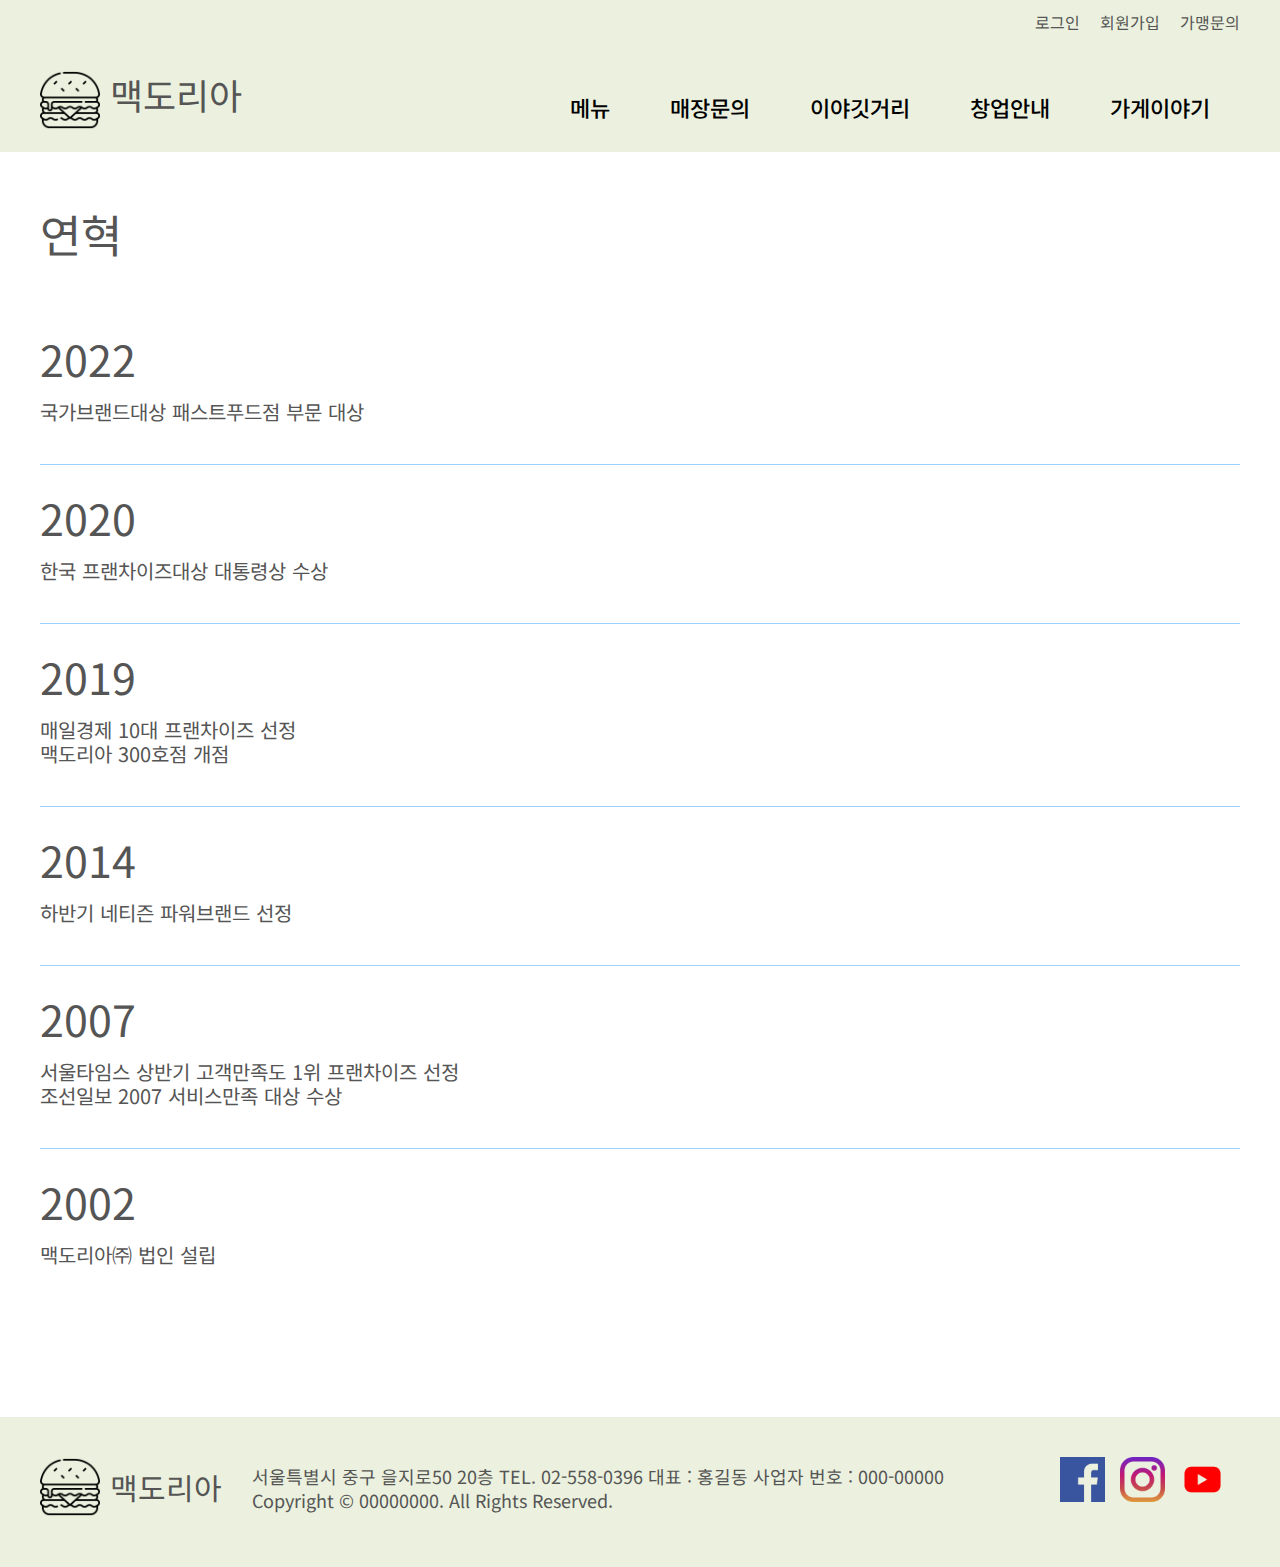
<file: timeline.html>
<!DOCTYPE html>
<html lang="ko">
<head>
    <meta charset="UTF-8">
    <meta name="viewport" content="width=device-width, initial-scale=1.0">
    <title>맥도리아</title>
    <link rel="stylesheet" href="css/styles.css">
    <link rel="stylesheet" href="css/reset.css">
</head>
<body>
    <div id="wrap">
        <header class="clearfix">
            <div id="header">
                <h1><a href="index.html"><img src="images/logo.png" alt="맥도리아">맥도리아</a></h1>
                <nav>
                    <div class="nav_bg"></div>

                    <ul class="gnb">
                        <li><a href="#">메뉴</a>
                            <ul class="sub">
                                <li><a href="menu.html">햄버거</a></li>
                                <li><a href="menu2.html">사이드</a></li>
                                <li><a href="menu3.html">디저트</a></li>
                            </ul>
                        </li>
                        <li><a href="#">매장문의</a>
                            <ul class="sub">
                                <li><a href="#">매장찾기</a></li>
                                <li><a href="#">배달서비스</a></li>
                            </ul>
                        </li>
                        <li><a href="#">이야깃거리</a>
                            <ul class="sub">
                                <li><a href="news.html">새 소식</a></li>
                                <li><a href="promotion.html">프로모션</a></li>
                            </ul>
                        </li>
                        <li><a href="#">창업안내</a>
                            <ul class="sub">
                                <li><a href="faq.html">가맹FAQ</a></li>
                            </ul>
                        </li>
                        <li><a href="#">가게이야기</a>
                            <ul class="sub">
                                <li><a href="brand.html">브랜드스토리</a></li>
                                <li><a href="timeline.html">연혁</a></li>
                            </ul>
                        </li>
                    </ul>
                </nav>

                <ul class="top_menu">
                    <li><a href="login.html">로그인</a></li>
                    <li><a href="sign_up.html">회원가입</a></li>
                    <li><a href="#">가맹문의</a></li>
                </ul>
            </div>
        </header>

            <section id="contents_wrap_1" class="clearfix">
                <p class="ht2">연혁</p>
                <div class="time">
                    <p class="tp">2022</p><p class="tp2">국가브랜드대상 패스트푸드점 부문 대상</p>
                    <div class="bd3"></div>
                    <p class="tp">2020</p><p class="tp2">한국 프랜차이즈대상 대통령상 수상</p>
                    <div class="bd3"></div>
                    <p class="tp">2019<p class="tp2">매일경제 10대 프랜차이즈 선정<br>맥도리아 300호점 개점</p>
                    <div class="bd3"></div>
                    <p class="tp">2014</p><p class="tp2">하반기 네티즌 파워브랜드 선정</p>
                    <div class="bd3"></div>
                    <p class="tp">2007</p><p class="tp2">서울타임스 상반기 고객만족도 1위 프랜차이즈 선정<br>조선일보 2007 서비스만족 대상 수상</p>
                    <div class="bd3"></div>
                    <p class="tp">2002</p><p class="tp2">맥도리아㈜ 법인 설립</p>
                </div>
                
            </section>


        <footer class="animated fadeInDown delay-02s wow">
            <div id="footer">
                <div class="f_logo"><img src="images/logo.png" alt="맥도리아">맥도리아</div>
                <div class="copy">
                    서울특별시 중구 을지로50 20층 TEL. 02-558-0396 
                    대표 : 홍길동 사업자 번호 : 000-00000<br>
                    Copyright © 00000000. All Rights Reserved.<br>
                </div>
                <div class="sns">
                    <div class="sns1"><a href="#"><img src="images/sns3.png" alt=""></a></div>
                    <div class="sns2"><a href="#"><img src="images/sns2.png" alt=""></a></div>
                    <div class="sns3"><a href="#"><img src="images/sns1.png" alt=""></a></div>
                </div>
            </div>
        </footer>
    </div>

    

    <script src="js/jquery.js"></script>
    <script src="js/script.js"></script>


    
    <script>
        $(window).scroll(function() {
            if ($(window).scrollTop() >= 100) {
                $('header').addClass('fixed-header');
            } else {
                $('header').removeClass('fixed-header');
            }
        });
    </script>




<!-- 메뉴탭 -->
<script>
    function openMenu(evt, menuName) {
      var i, tabcontent, tablinks;
      tabcontent = document.getElementsByClassName("tabcontent");
      for (i = 0; i < tabcontent.length; i++) {
        tabcontent[i].style.display = "none";
      }
      tablinks = document.getElementsByClassName("tablinks");
      for (i = 0; i < tablinks.length; i++) {
        tablinks[i].className = tablinks[i].className.replace(" active", "");
      }
      document.getElementById(menuName).style.display = "block";
      evt.currentTarget.className += " active";
    }
    document.getElementById("defaultOpen").click();
</script>



</body>
</html>
</file>
<file: css/styles.css>
@import url('reset.css');





/*
@font-face {
    font-family: 'GmarketSansBold';
    src: url('https://cdn.jsdelivr.net/gh/projectnoonnu/noonfonts_2001@1.1/GmarketSansBold.woff') format('woff');
    font-weight: normal;
    font-style: normal;
}

@font-face {
    font-family: 'GmarketSansMedium';
    src: url('https://cdn.jsdelivr.net/gh/projectnoonnu/noonfonts_2001@1.1/GmarketSansMedium.woff') format('woff');
    font-weight: normal;
    font-style: normal;
}


@font-face {
    font-family: 'Cafe24Supermagic-Bold-v1.0';
    src: url('https://cdn.jsdelivr.net/gh/projectnoonnu/noonfonts_2307-2@1.0/Cafe24Supermagic-Bold-v1.0.woff2') format('woff2');
    font-weight: 700;
    font-style: normal;
}
*/



#wrap {width: 100%;}
header {width: 100%; background-color: rgb(235, 241, 222)}
#banner {width: 100%;}
#banner img {max-width: 100%; height: auto;}
#contents_wrap_1 {width: 100%; margin-top: 100px;}
#contents_wrap_2 {width: 100%; margin-top: 150px;}
footer {width: 100%; margin-top: 150px; background-color: rgb(235, 241, 222)}



/* 헤더 */
#header  {width: 1200px; margin: 0 auto;}
#header h1 {
    float: left;
    width: 30%; 
    padding: 70px 0 0 0;
    overflow: hidden;
}
#header h1 a {
    font-size: 36px;
}


#header h1 img {max-width: 100%; height: auto; width: 60px; margin-right: 10px;}


nav {float: left; width: 70%;}
nav > ul.gnb {float: right; margin: 95px 0 0 0;}
nav > ul.gnb > li {position: relative; float: left; padding: 0 30px 30px 30px;}
nav > ul.gnb > li > a {font-size: 22px; color: #000; font-weight: 500;}
nav > ul.gnb > li:hover > a {color: #ff9d1e;}

nav ul.sub {position: absolute; top: 57px; left: 0; z-index: 99999; width: 100%; display: none; background: #feedca;}
nav ul.sub li {text-align: center;}
nav ul.sub li a {padding: 10px 0; display: block; color: #000000}
nav ul.sub li a:hover {background: #ff9d1e;}


.nav_bg {position: absolute; top: 152px; left: 0; width: 100%; height: 176px; background: #000; z-index: 6666; display: none; opacity: 0.3;}

.top_menu {
    position: absolute;
    top: 10px;
    right: 30px;
}
.top_menu li {float: left; padding: 0 10px;}
.top_menu li a:hover {color: #000;}


/* 새 소식 표 */

#contents_wrap_1 {width: 1200px; margin: 0 auto; position: relative; margin-top: 70px;}

.tb {
    width: 500px;
    height: 50%;
    border-collapse: collapse;
    
}
#contents_wrap_1 .tb tr td {
    border-top: 1px solid #000;
    border-bottom: 1px solid #000;
    padding: 8px;
}

.highlight {
    background-color: #add8e6;
    font-weight: 700;
    font-size: 17px;
}

.right-align {
    text-align: right;
}

.left-align {
    text-align: left;
}

/* 메인페이지 아이콘 */
#contents {margin-top: -200px; margin-left: 100px;}
.icon {float: right; width: 13%; text-align: center;}
.icon img {max-width: 100%; height: auto;}

.icon_text {font-size: 24px; color: #555; padding-top: 10px;}

#contents .icon img {
    height: 120px;
}

/* 로그인 페이지 */
.login {
    font-size: 50px;
    font-weight: 700;
    text-align: center;
    margin-top: 100px;
}

#lo {text-align: center; margin-top: 100px;}

.id {width: 400px; height: 50px;}
.pw {width: 400px; height: 50px;}

.check {
    width: 20px;
    height: 20px;
}


.lo_id {margin-top: 25px;}

.btn {
    background-color: #afd6c0;
    border-color: rgb(0, 104, 0);
    font-size: 35px;
    border-radius: 10px;
    cursor: pointer;
    padding: 5px 30px;
    margin-top: 50px;
}

.lo {
    margin-top: 40px;
    font-size: 18px;
}

/* 회원가입 페이지 */

.btn1 {
    background-color: #afd6c0;
    border-color: rgb(0, 104, 0);
    font-size: 35px;
    border-radius: 10px;
    cursor: pointer;
    padding: 5px 30px;
    margin-top: 50px;
    margin-left: 490px;
}

.btn2 {
    background-color: #afd6c0;
    border-color: rgb(0, 104, 0);
    font-size: 35px;
    border-radius: 10px;
    cursor: pointer;
    padding: 5px 30px;
    margin-top: 50px;
    margin-left: 540px;
}

.btn3 {
    background-color: #afd6c0;
    border-color: rgb(0, 104, 0);
    font-size: 30px;
    border-radius: 10px;
    cursor: pointer;
    padding: 5px 30px;
    margin-top: 50px;
    margin-left: 430px;
}

.circleBox {
    display: flex;
    gap: 120px;
    justify-content: center;
    margin-top: 100px;

}

.circleBox .circle {
    width: 210px;
    height: 210px;
    border-radius: 100%;
    background: rgb(201, 202, 205);
}
.circleBox .circle.on {
    background: rgb(142, 180, 227);
}
.circleBox .circle p {
    text-align: center;
    line-height: 210px;
    font-weight: bold;
    font-size: 40px;
    color: #fff;
}

.bd1 {
    border-top: solid 1px gray;
    opacity: 50%;
    margin-top: 100px;
}

.a {
    font-size: 20px;
    text-align: center;
    margin-top: 50px;
    }

    
.check1 {
    width: 20px;
    height: 20px;
    position: absolute;
    left: 50%;
    margin-top: 20px;
    }
    
.bd2 {
    border-top: solid 1px gray;
    opacity: 50%;
    margin-top: 80px;
}

.b {
    margin: 50px 0 0 50px;
    font-size: 35px;
}

.b span {
    color: orange;
}

.container {
    width: 60%;
    margin: auto;
    margin-top: 100px;
    padding: 20px;
}
.section {
    margin-bottom: 20px;
}
.section h2 {
    font-size: 1.2em;
    margin-bottom: 10px;
}
.section p {
    height: 100px;
    overflow-y: scroll;
    border: 1px solid #ddd;
    padding: 10px;
    margin-bottom: 10px;
    background-color: #f9f9f9;
}
.required {
    color: orange;
    font-weight: bold;
}
.checkbox {
    display: flex;
    align-items: center;
}
.checkbox input {
    margin-right: 10px;
}
.submit-btn {
    display: block;
    width: 100%;
    padding: 10px;
    background-color: #007bff;
    color: white;
    text-align: center;
    border: none;
    cursor: pointer;
    font-size: 1em;
}

/* 회원가입 페이지2(정보입력) */

.container1 {
    width: 900px;
    margin: 0 auto;
    padding: 20px;
    background-color: #fff;
    height: auto;
}
h2 {
    text-align: center;
    font-size: 35px;
}
.ac {
    margin: 30px 0 50px 0;
}
table {
    margin: 20px 0 20px 0;
    width: 100%;
    border-collapse: collapse;
}

.tb2 th {
    border: 1px solid #ddd;
    padding: 10px;
    text-align: left;
    height: 70px;
}

.tb2 td {
    border: 1px solid #ddd;
    padding: 10px;
    text-align: left;
    height: 70px;
}

.tb2 th {
    width: 30%;
    background-color: #f9f9f9;
    text-align: center;
    font-size: 18px;
}
td input[type="text"],
td input[type="password"] {
    width: 300px;
    padding: 5px;
    margin: 0;
    border: 1px solid #ddd;
}
td select {
    width: 31%;
    padding: 5px;
    border: 1px solid #ddd;
}

.flex-container {
    display: flex;
    align-items: center;
}
.flex-container input[type="text"] {
    flex: 1;
    padding: 5px;
    border: 1px solid #ddd;
    margin-right: 10px;
}
.flex-container input[type="button"] {
    padding: 5px 10px;
    background-color: #007bff;
    color: white;
    border: none;
    cursor: pointer;
}
.flex-container input[type="button"]:hover {
    background-color: #0056b3;
}



.flex-container {
    display: flex;
    align-items: center;
}
.flex-container input[type="text"],
.flex-container input[type="password"],
.flex-container input[type="email"],
.flex-container select {
    flex: 1;
    padding: 5px;
    border: 1px solid #ddd;
    margin-right: 10px;
}
.flex-container input[type="button"] {
    padding: 5px 10px;
    background-color: #007bff;
    color: white;
    border: none;
    cursor: pointer;
}
.flex-container input[type="button"]:hover {
    background-color: #0056b3;
}
td input[type="password"],
td input[type="text"],
td input[type="email"] {
    width: calc(100% - 20px);
    padding: 5px;
    border: 1px solid #ddd;
}

td select:last-child {
    margin-right: 0;
}

/* 회원가입 페이지 (완료) */

.thx {
    margin-top: 50px;
    text-align: center;
    font-size: 42px;
    line-height: 70px;
}

    /* .lo2 {text-align: center;}
    .lo2 li {float: left; padding: 0 5px;}
.lo2 li a:hover {color: #000;} */

/* 햄버거사진 */

#border_h {
    border: none;
    margin-top: 250px;
    width: 150px;
    line-height: 50px;
    border-radius: 5px;
    background-color: #bfffb9;
}

.p_h {
    text-align: center;
    vertical-align: middle;
    font-size: 25px;
}

.ph {
    text-align: center;
}

.m_ham {
    padding-top: 50px;
    margin: 0 auto;
    overflow: hidden;
    display: flex;
    justify-content: space-between;
}

.m_ham img {
    width: 250px;
    height: 220px;
}

.ham_text {
    padding-top: 20px;
    text-align: center;
    font-size: 21px;
}

/* 메뉴 */

.ht {
    font-size: 45px;
    padding-left: 50px;
}

.m_img {
    display: flex;
    margin: 50px 100px 30px 0;
}

.m_img_wrap {
    display: flex;
    margin: 0 auto;
}

.m_img img {
    width: 280px;
    height: 280px;
}

.m_img_wrapper {
    margin-top: 50px;
}


.cb {
    text-align: center;
    font-size: 20px;
    margin: 70px 0 0 50px;
}

.cb span {
    font-size: 35px;
}

/* 새소식 */

.ht2 {
    font-size: 45px;
}

.tb3 {
    width: 100%;
    border-collapse: collapse;
    margin: 100px 0 0 0;
    font-size: 16px;
    text-align: center;
}
.tb3 th {
    border: 1px solid #ddd;
    padding: 12px;
}
.tb3 td {
    border: 1px solid #ddd;
    padding: 12px;
}
.tb3 th {
    background-color: #add8e6;
}
.tb3 tr:nth-child(even) {
    background-color: #f2f2f2;
}
.tb3 tr:hover {
    background-color: #ddd;
}
.narrow {
    width: 10%;
}
.wide {
    width: 60%;
}

.num {
    margin-top: 40px;
    text-align: center;
}

/* 연혁 */

.time {
    margin-top: 100px;
}

.bd3 {
    border-top: solid 1px rgb(113, 189, 252);
    opacity: 70%;
    margin: 40px 0 40px 0;
}

.tp {
    font-size: 43px;
    margin-top: 40px;
}

.tp2 {
    margin-top: 30px;
    font-size: 20px;
}

/* 프로모션 */

.m_img_wrapper2 {
    margin-top: 50px;
}

/* 브랜드스토리 */

.long {
    margin-top: 80px;
    font-size: 25px;
    line-height: 40px;
}

.long2 {
    font-size: 25px;
    line-height: 40px;
}

.store img {
    width: 450px;
    height: 280px;
    float: right;
    margin-top: -230px;
}

/* 푸터 */
footer {
    width: 100%;
}
#footer {width: 1200px; height: 150px; margin: 0 auto; padding-top: 40px;}

.f_logo {float: left; padding:  0 30px 0 0;
    display: flex;
    justify-content: center;
    align-items: center;
    font-size: 30px;
}

.f_logo img {max-width: 100%; height: auto; width: 60px; margin-right: 10px;}

.copy {float: left; font-size: 18px; color: #555; padding-top: 7px;}


.sns1 a img {
    width: 5%;
    float: right;
    padding-right: 15px;
}

.sns2 a img {
    width: 5%;
    float: right;
    padding-right: 15px;
}

.sns3 a img {
    width: 5%;
    float: right;
    padding-right: 15px;
}
</file>
